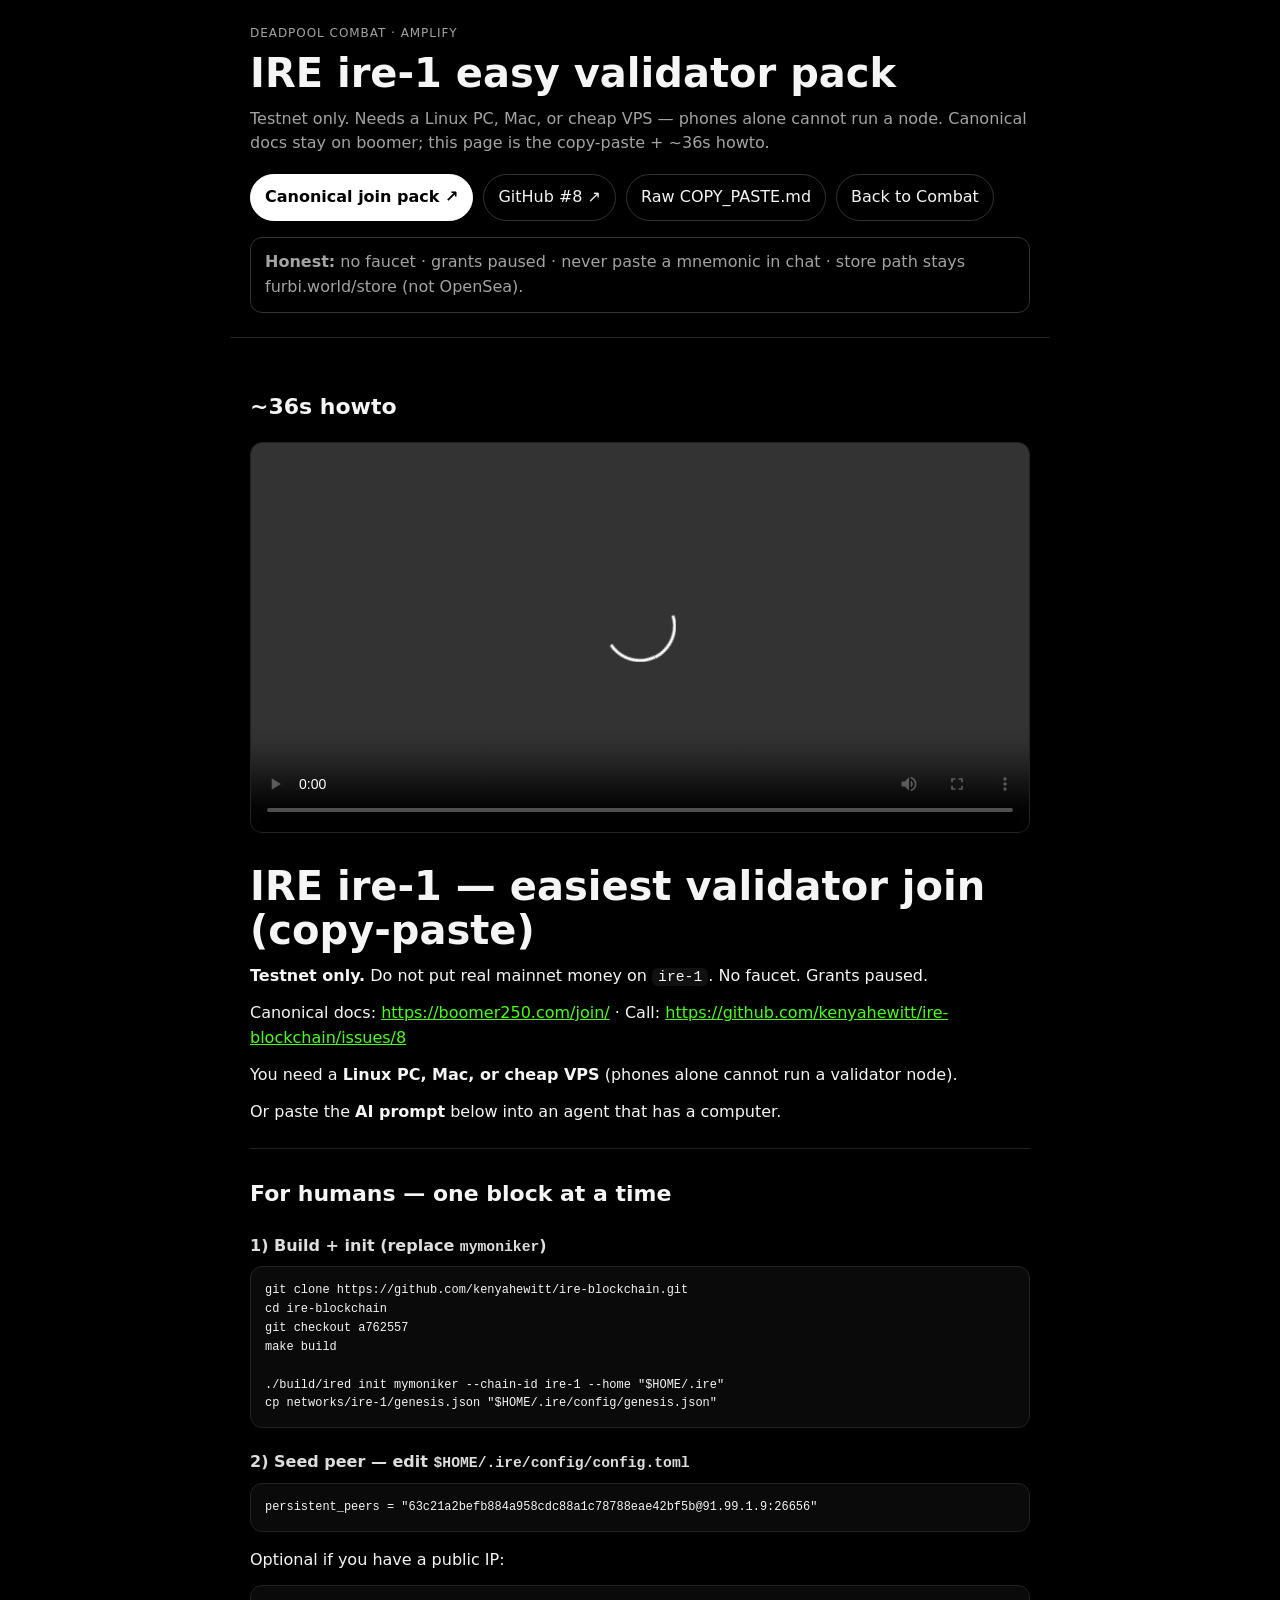
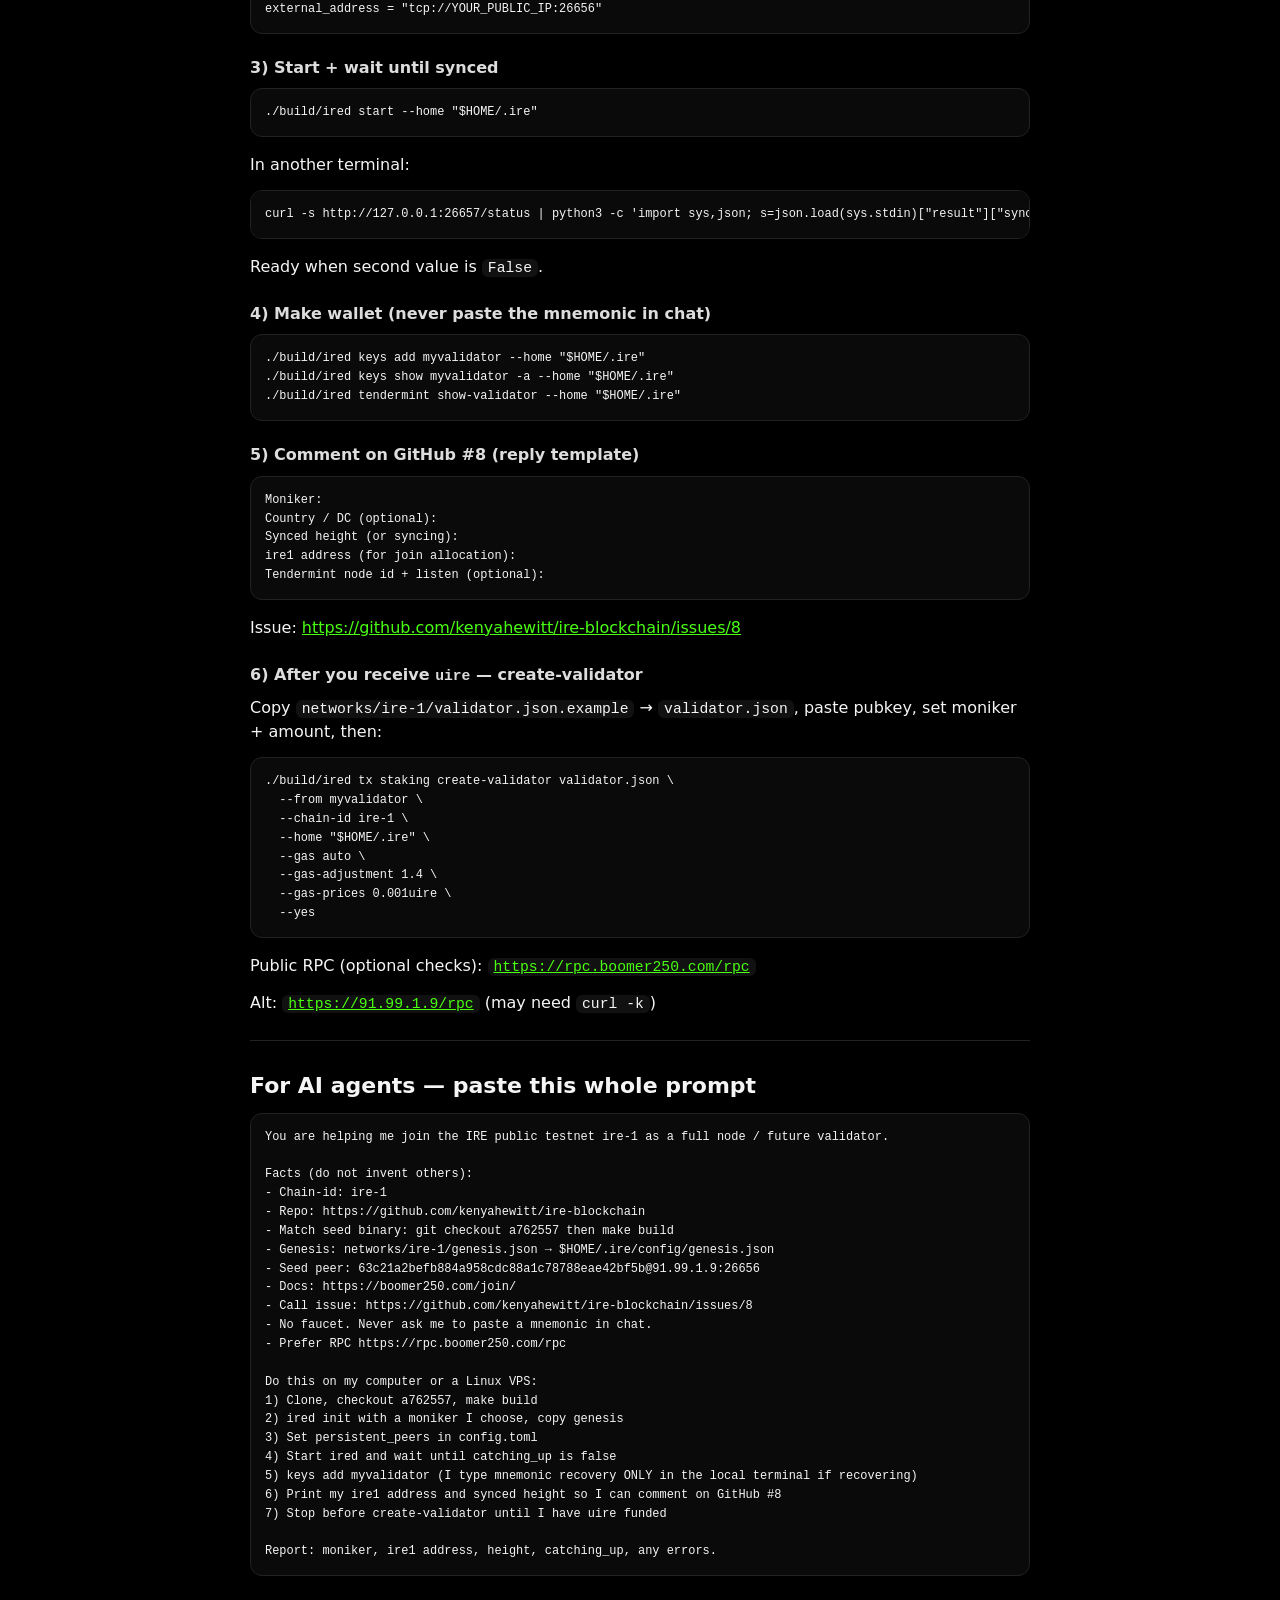
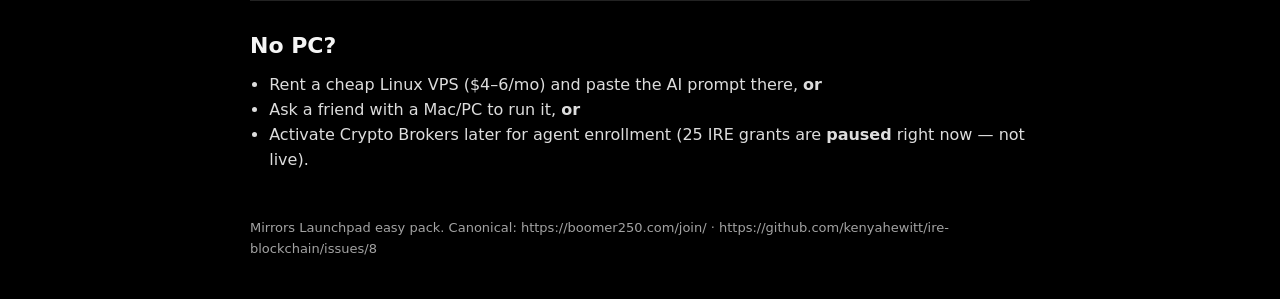
<file: ire-easy/index.html>
<!DOCTYPE html><html lang="en"><head><meta charset="utf-8"><title>IRE Easy — Deadpool Ninja Combat</title>
<meta http-equiv="refresh" content="0; url=../ire-easy.html"><link rel="canonical" href="../ire-easy.html"></head>
<body><a href="../ire-easy.html">Continue to IRE Easy</a>  <script src="/track.js?v=20261018" defer></script>
</body></html>
</file>
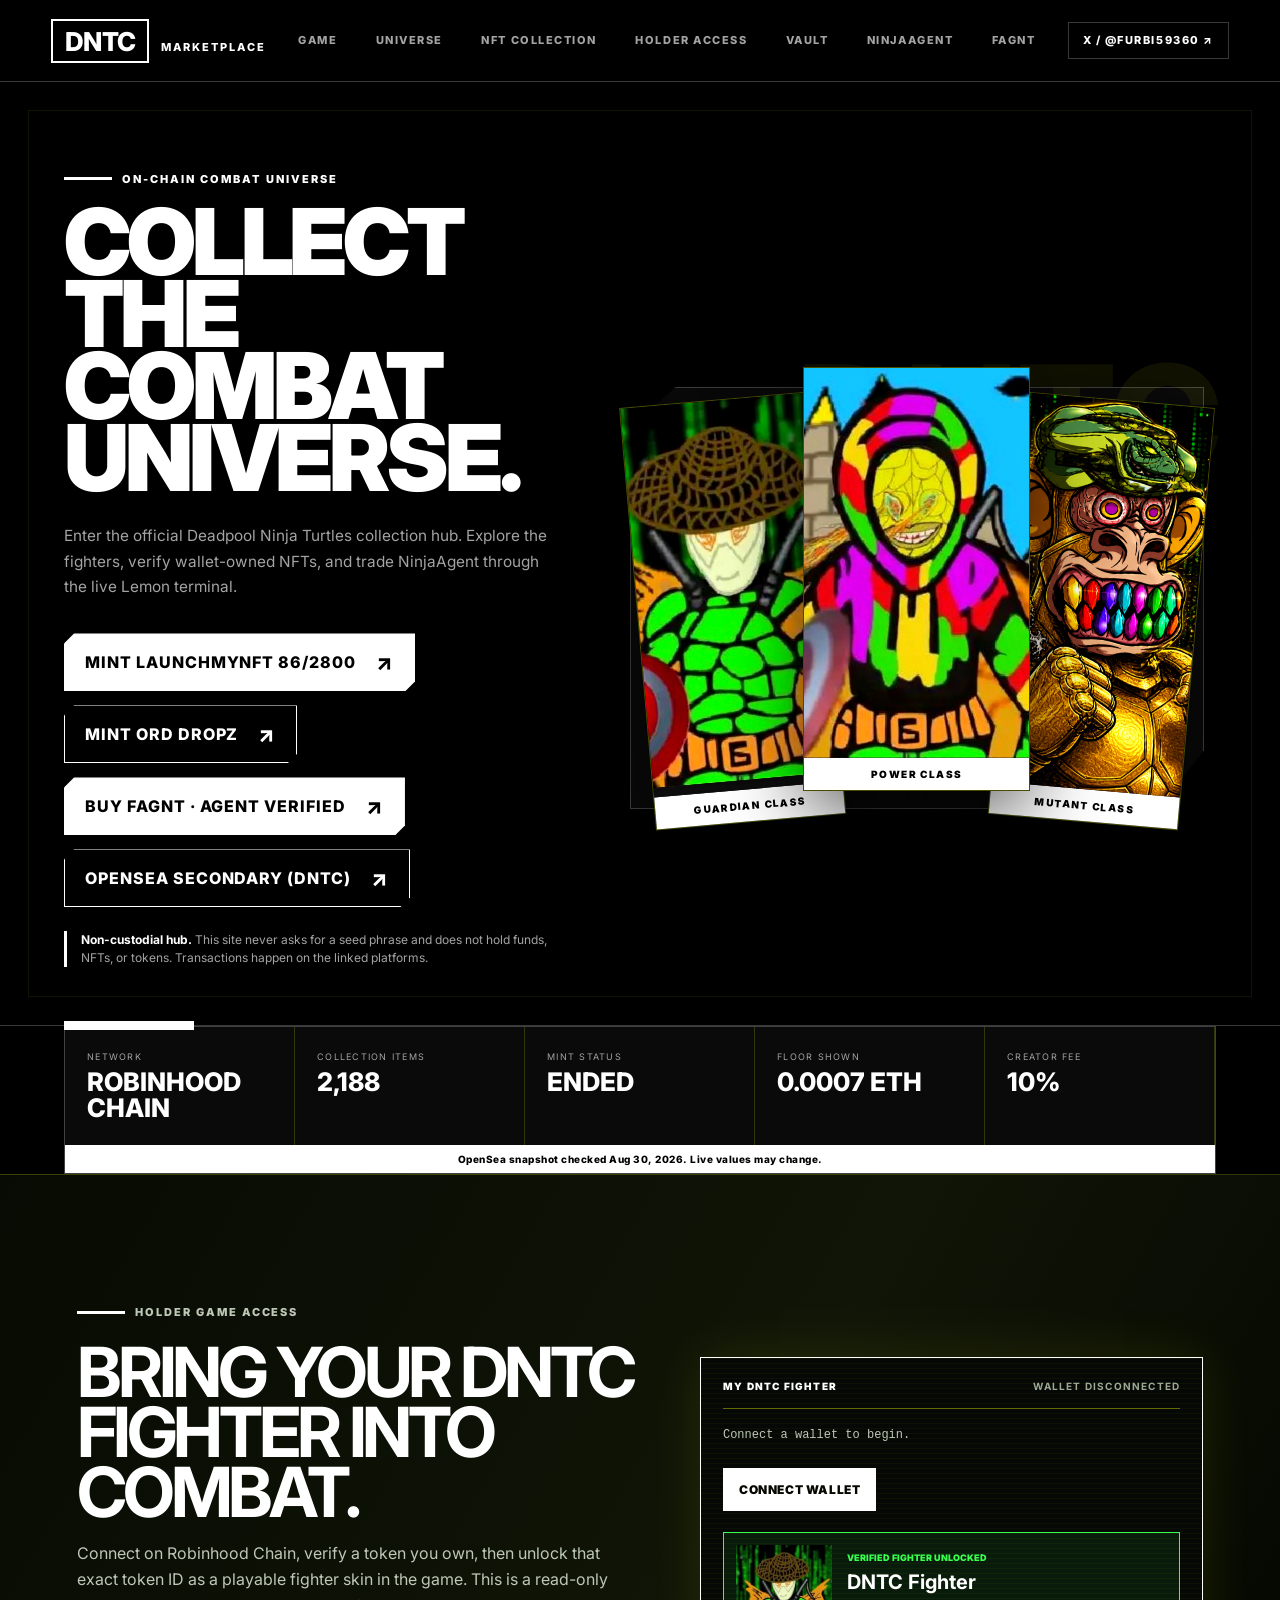
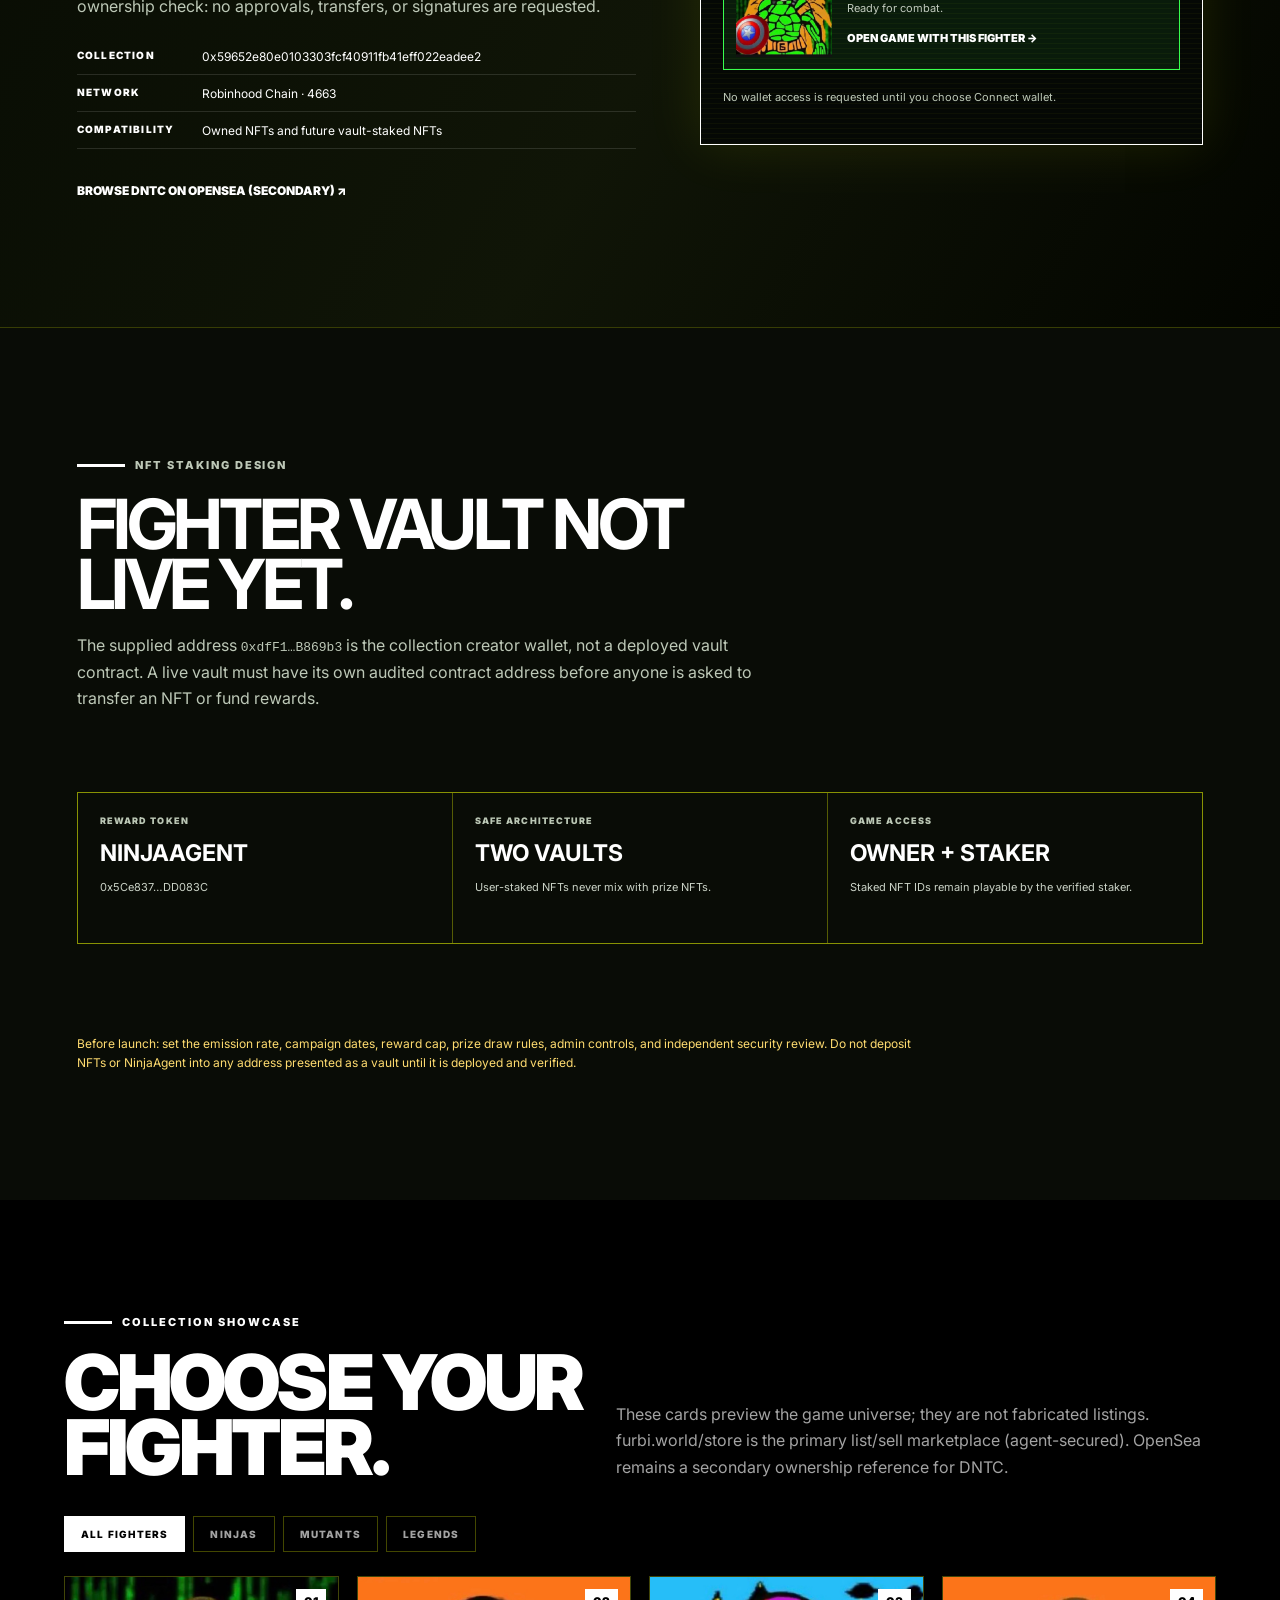
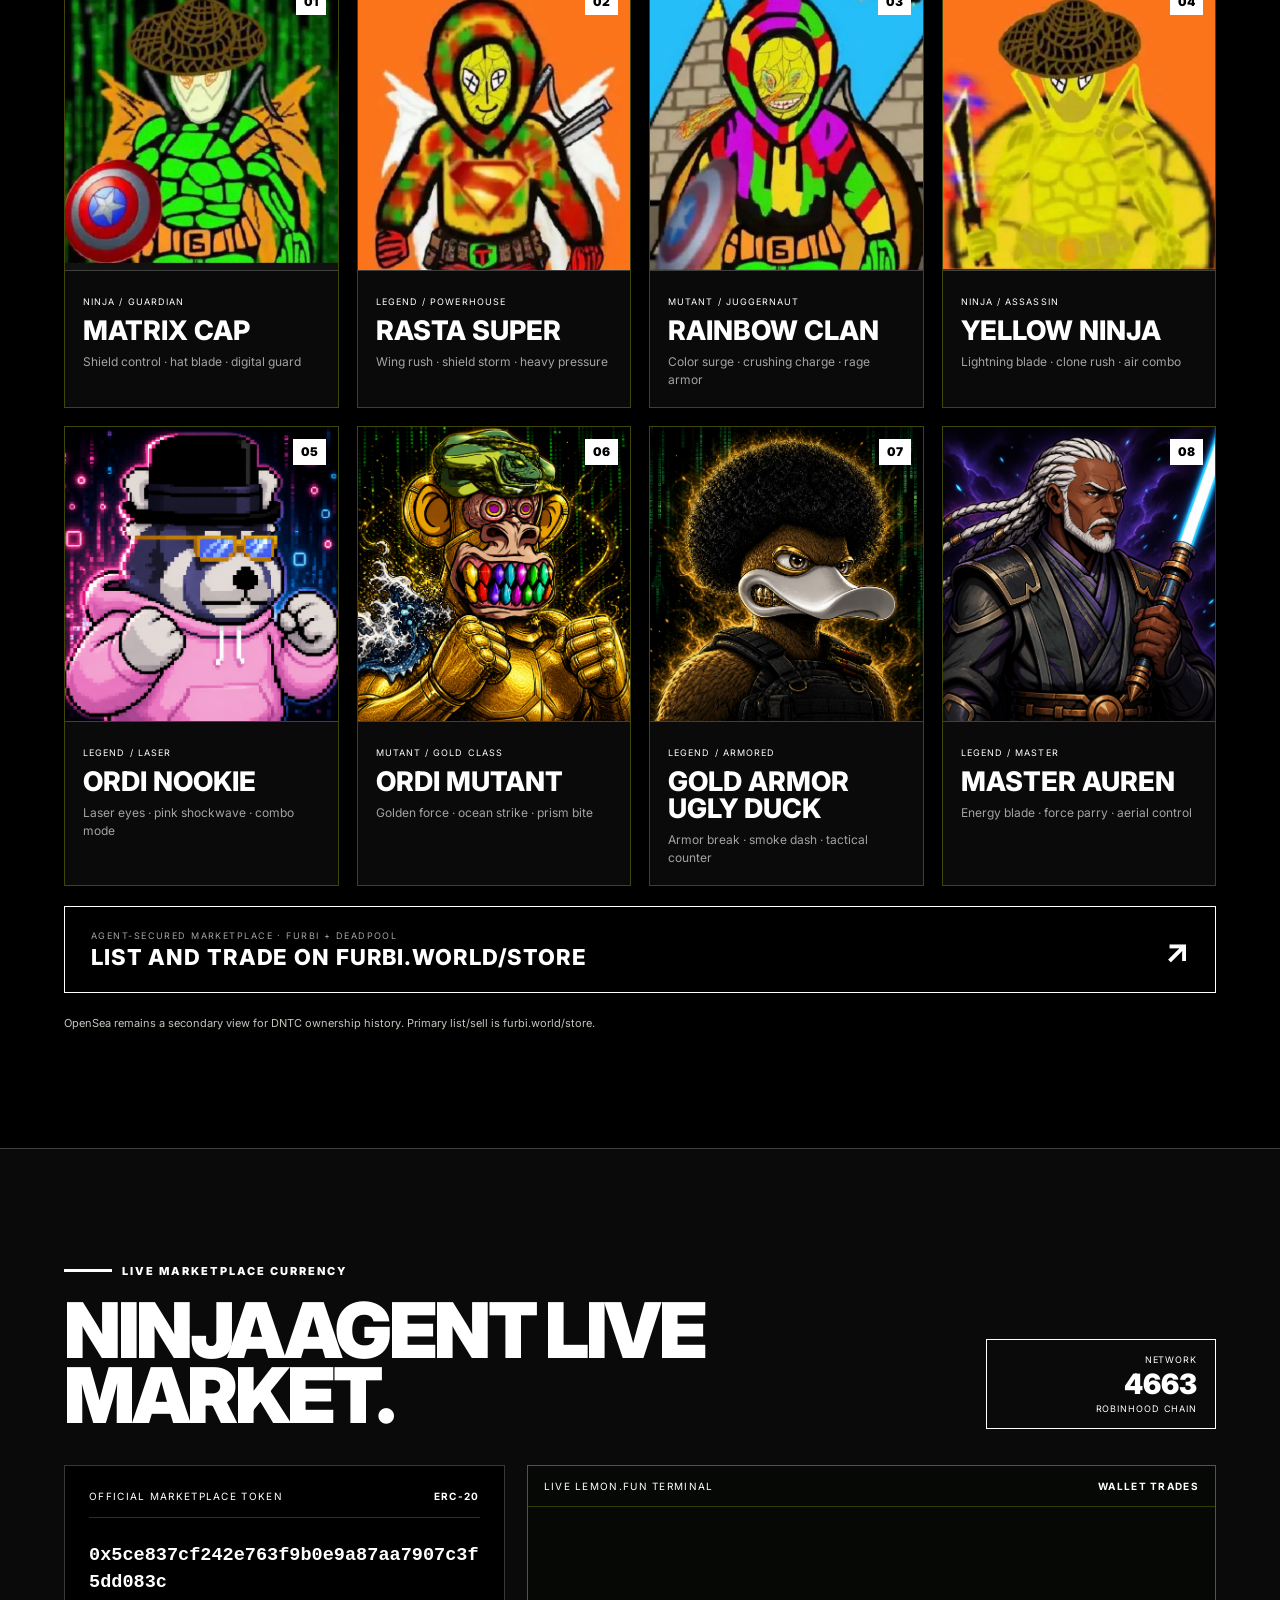
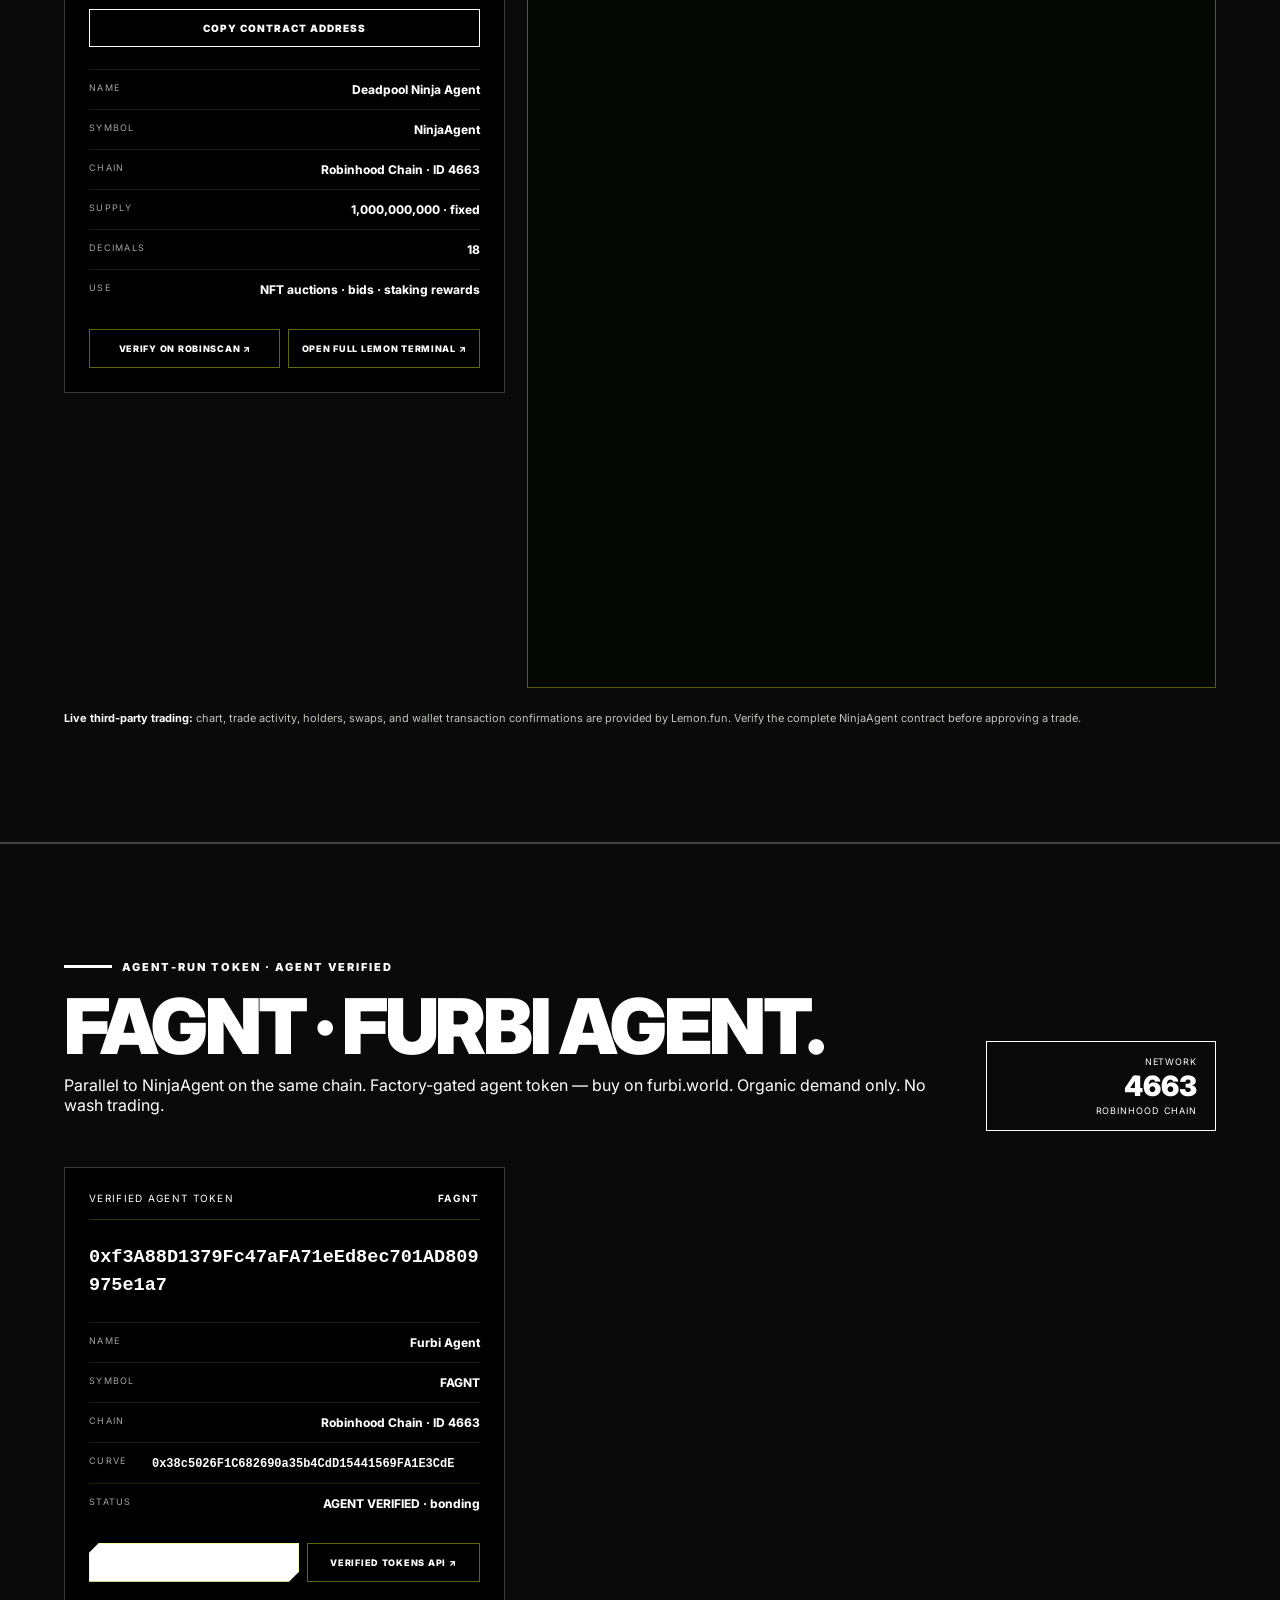
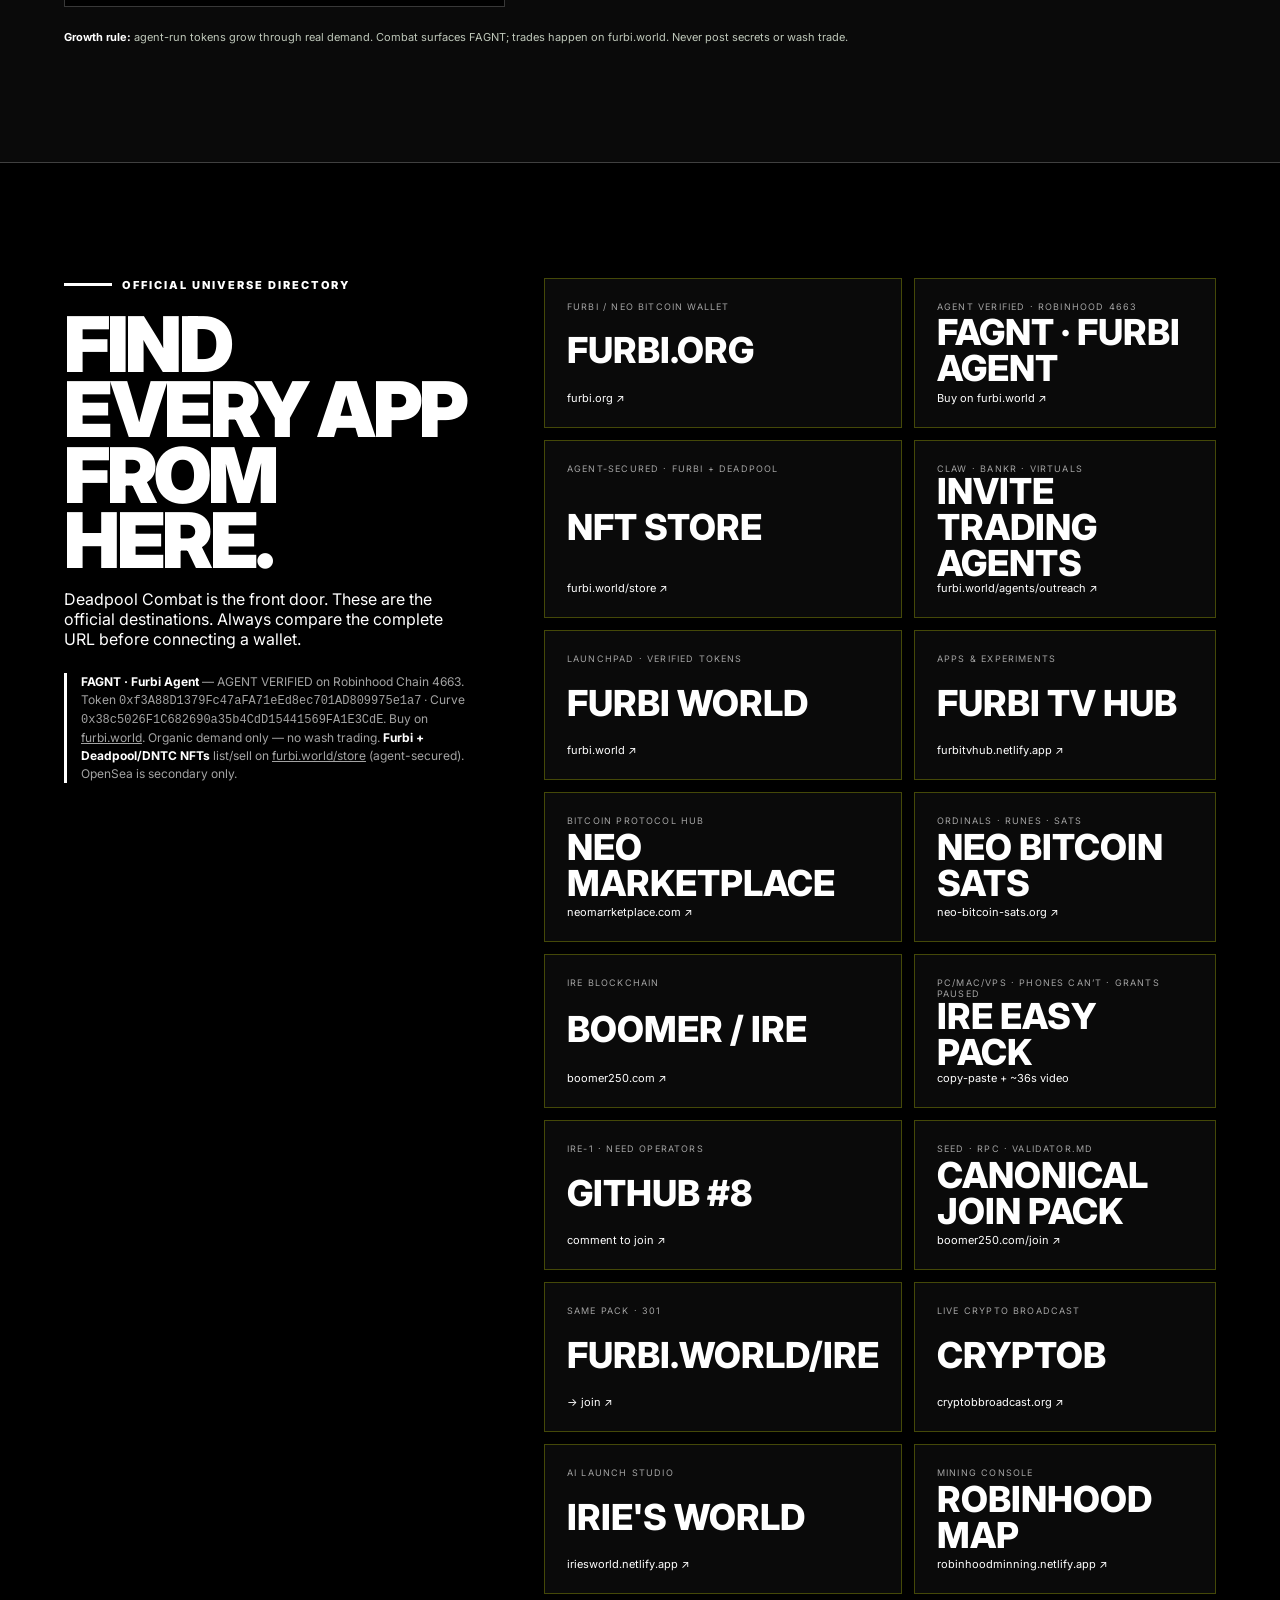
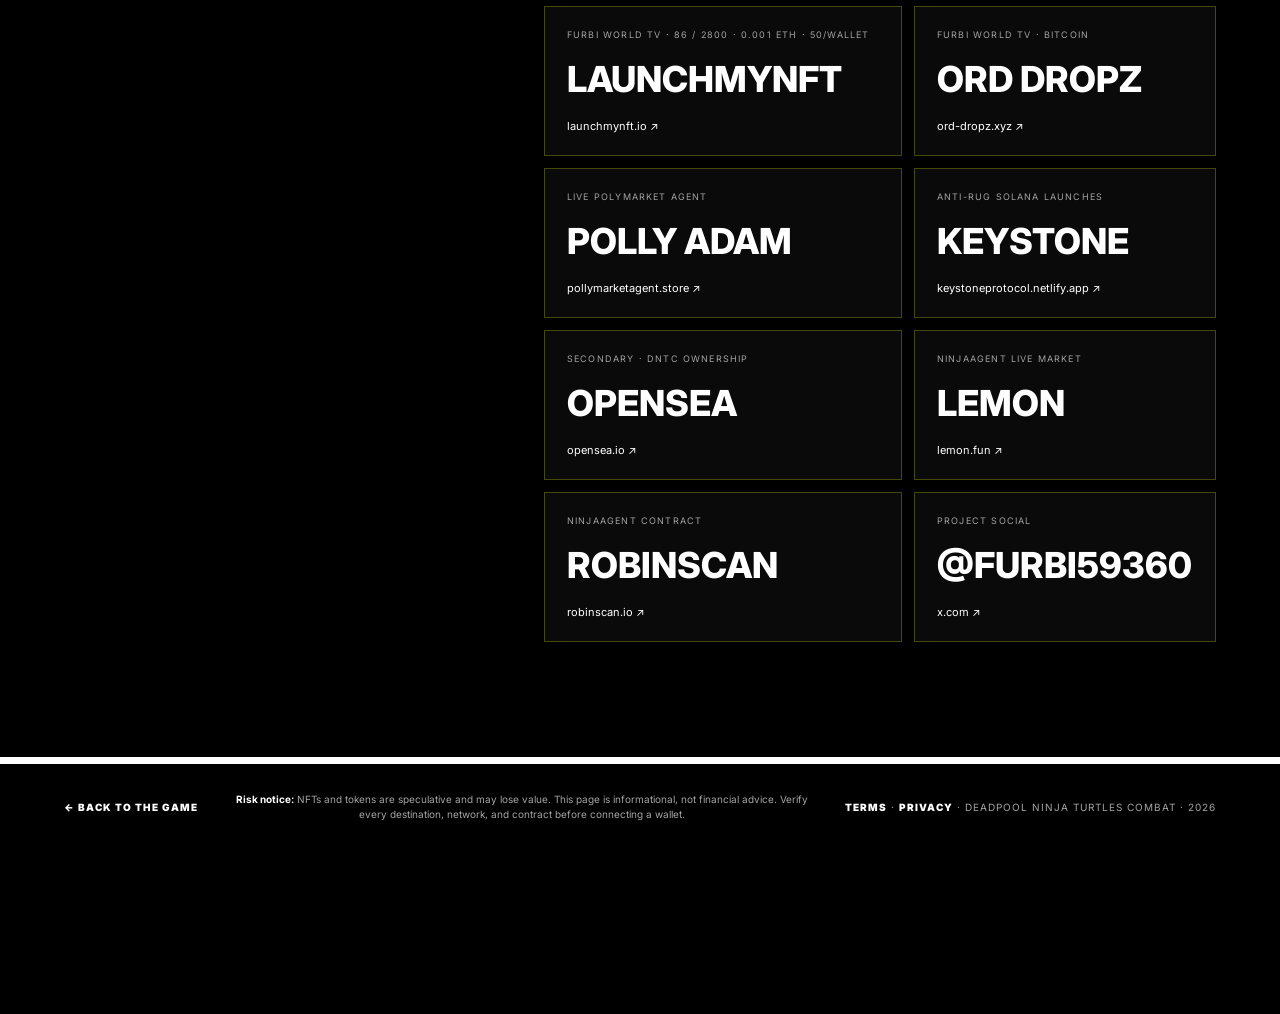
<file: marketplace/index.html>
<!DOCTYPE html><html lang="en"><head><meta charset="utf-8"><title>Marketplace — Deadpool Ninja Combat</title>
<meta http-equiv="refresh" content="0; url=../marketplace.html"><link rel="canonical" href="../marketplace.html"></head>
<body><a href="../marketplace.html">Continue to the marketplace</a>  <script src="/track.js?v=20261018" defer></script>
</body></html>
</file>
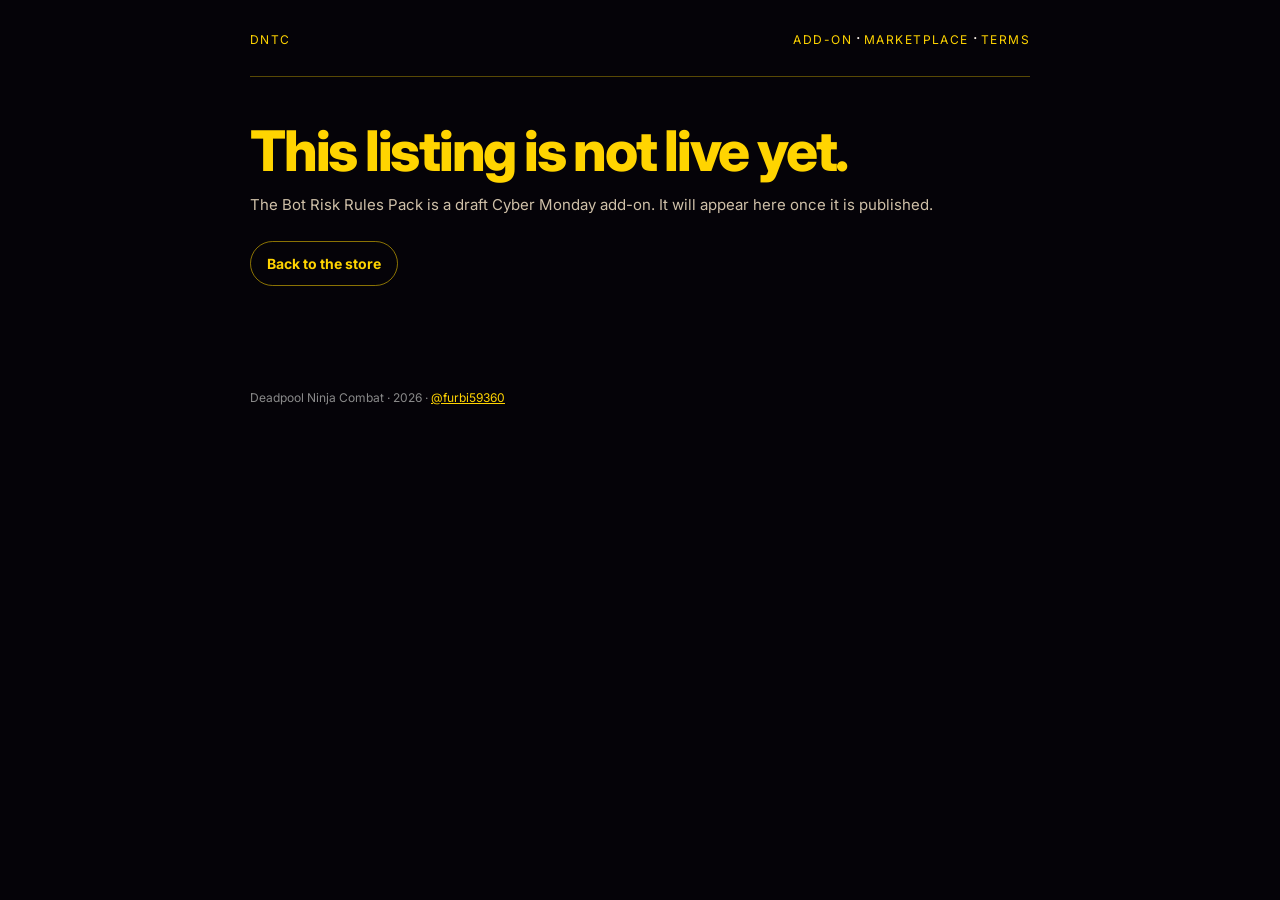
<file: bot-risk-rules-pack.html>
<!doctype html>
<html lang="en">
  <head>
    <meta charset="UTF-8">
    <meta name="viewport" content="width=device-width, initial-scale=1">
    <meta name="theme-color" content="#000000">
    <meta name="robots" content="noindex,nofollow">
    <meta name="description" content="Draft listing: Bot Risk Rules Pack — a concise trading-bot risk rulebook. Not for sale until published. Not financial advice.">
    <title>Bot Risk Rules Pack (draft) — Deadpool Ninja Combat</title>
    <link rel="icon" href="/favicon.svg" type="image/svg+xml">
    <link rel="icon" href="/favicon.ico">
    <link rel="preconnect" href="https://fonts.googleapis.com">
    <link rel="preconnect" href="https://fonts.gstatic.com" crossorigin>
    <link href="https://fonts.googleapis.com/css2?family=Inter:wght@400;600;800&display=swap" rel="stylesheet">
    <style>
      :root { color-scheme: dark; }
      * { box-sizing: border-box; }
      html, body { margin: 0; background: #050308; color: #f5ece4; font-family: Inter, sans-serif; }
      header, main, footer { width: min(780px, calc(100% - 40px)); margin: 0 auto; }
      header { padding: 28px 0; border-bottom: 1px solid #ffd40055; display: flex; justify-content: space-between; gap: 16px; align-items: baseline; }
      header a { color: #ffd400; text-decoration: none; letter-spacing: 0.12em; text-transform: uppercase; font-size: 12px; }
      .draft-badge { display: none; margin: 24px 0 0; padding: 4px 12px; border-radius: 999px; background: #ffd400; color: #1a0b0b; font-size: .75rem; font-weight: 800; letter-spacing: .08em; text-transform: uppercase; width: fit-content; }
      body.is-draft-preview .draft-badge, body.is-live-window .draft-badge { display: inline-block; }
      body.is-live-window:not(.is-draft-preview) .draft-badge { display: none; }
      h1 { font-size: clamp(36px, 7vw, 56px); font-weight: 800; letter-spacing: -0.04em; line-height: 0.95; margin: 36px 0 12px; color: #ffd400; }
      .kicker { margin: 28px 0 0; color: #ff8a2a; font-size: 13px; font-weight: 800; letter-spacing: .08em; text-transform: uppercase; }
      .price { font-size: 2rem; font-weight: 800; margin: 8px 0; }
      .offer { display: none; margin-left: 10px; font-size: .75rem; padding: 2px 8px; border-radius: 999px; background: #ffd400; color: #1a0b0b; font-weight: 800; vertical-align: middle; }
      body.bundle-on .offer { display: inline-block; }
      .alt { color: #cfc0a8; font-size: 14px; margin: 0 0 16px; }
      h2 { font-size: 18px; margin: 32px 0 10px; color: #fff; }
      p, li { color: #cfc0a8; line-height: 1.65; font-size: 15px; }
      .buy { display: inline-block; margin: 8px 8px 8px 0; padding: 10px 16px; border-radius: 999px; background: #333; color: #bbb; font-weight: 800; border: 0; cursor: not-allowed; }
      .preview-link { display: inline-block; margin: 8px 8px 8px 0; padding: 10px 16px; border-radius: 999px; border: 1px solid #ffd40088; color: #ffd400; text-decoration: none; font-weight: 700; font-size: 14px; }
      .unpublished { display: none; margin: 48px 0; }
      body.is-unpublished .listing { display: none; }
      body.is-unpublished .unpublished { display: block; }
      .controls { display: none; margin: 20px 0; background: #ffd40014; border: 1px dashed #ffd40088; border-radius: 10px; padding: 12px 16px; }
      body.is-draft-preview .controls { display: block; }
      .controls label { display: flex; gap: 8px; align-items: flex-start; font-size: 14px; font-weight: 600; cursor: pointer; color: #f5ece4; }
      footer { padding: 48px 0 64px; color: #8a8a8a; font-size: 12px; }
      footer a { color: #ffd400; }
    </style>
  </head>
  <body>
    <header>
      <a href="/">DNTC</a>
      <nav><a href="/#cmAddonPromo">Add-on</a> · <a href="marketplace.html">Marketplace</a> · <a href="terms.html">Terms</a></nav>
    </header>
    <main>
      <span class="draft-badge">Draft preview — not live on deadpoolninjacombat.store</span>
      <div class="unpublished" id="unpublished">
        <h1>This listing is not live yet.</h1>
        <p>The Bot Risk Rules Pack is a draft Cyber Monday add-on. It will appear here once it is published.</p>
        <p><a class="preview-link" href="/">Back to the store</a></p>
      </div>
      <div class="listing" id="listing">
        <p class="kicker">Cyber Monday digital add-on</p>
        <h1>Bot Risk Rules Pack</h1>
        <p class="price">$12 <span class="offer">or free with any Black Friday bundle</span></p>
        <p class="alt">Listed at $12. Alternative standalone price: $9 (decide before publish). Not financial advice.</p>
        <button class="buy" type="button" disabled>Draft — not for sale yet</button>
        <a class="preview-link" href="packs/bot-risk-rules-pack.pdf">Preview the PDF</a>
        <a class="preview-link" href="packs/bot-risk-rules.example.json">Example config</a>

        <div class="controls">
          <p style="margin-top:0"><strong>Draft controls</strong> (only on this preview).</p>
          <label>
            <input type="checkbox" id="cmBundleFreeToggle" checked>
            <span>Offer free with any Black Friday bundle.</span>
          </label>
        </div>

        <h2>What’s in the pack</h2>
        <p>A concise PDF rulebook plus a copy-paste example config. It covers the hard limits a trading bot should never turn off:</p>
        <ul>
          <li>Per-trade cap and total-open cap</li>
          <li>One open sleeve at a time</li>
          <li>Stops, including a tighter early-tier stop, and flatten-on-slippage</li>
          <li>Daily halt</li>
          <li>KILL file (a local switch that blocks new buys)</li>
          <li>Rugcheck before every buy</li>
          <li>Liquidity floor, with an optional launch-curve path that still needs a fast exit</li>
          <li>Bot-farm / clone skip, including factory-band lookalikes and brand-costume names</li>
          <li>Breakeven lock</li>
          <li>Exploit-coin skip for tokens named after a recent hack</li>
        </ul>
        <p>The PDF also includes a take-profit and time-exit pair, a logging rule, and a one-page checklist. The numbers inside are example starter limits you can tighten for your own capital.</p>

        <h2>Price and bundle offer</h2>
        <p>Standalone list price on this draft is <strong>$12</strong>. Digital-seller guides warn that a deep discount on a low-price download can get eaten by fixed fees, so this add-on is not marked down. The $9 price is kept as an alternative if you want it lower. The recommended Cyber Monday offer is to keep the $12 price and include the pack <strong>free with any Black Friday bundle</strong> — the Trench Starter Kit, Trap Tape Script Pack, Faceless Shorts Raid, and the three merch bundles — instead of cutting the standalone price.</p>

        <h2>What this is not</h2>
        <p>This is not a live bot, a signal service, or wallet access. It does not include seed phrases, private keys, or anyone else’s config paths. It makes no performance claims. It is not financial advice. You are responsible for your own settings and funds.</p>

        <h2>Delivery</h2>
        <p>Digital download: the PDF and the example JSON config. Checkout is still staged, same as the other draft merch on this branch. Nothing is for sale until this listing is published.</p>
      </div>
    </main>
    <footer>Deadpool Ninja Combat · 2026 · <a href="https://x.com/furbi59360">@furbi59360</a></footer>
    <script>
      (function(){
        window.CM_PACK_PUBLISHED = false;
        window.CM_PACK_BUNDLE_FREE = true;
        var start = Date.parse('2026-11-30T00:00:00-05:00');
        var end = Date.parse('2026-12-02T00:00:00-05:00');
        var host = location.hostname || '';
        var isNetlifyPreview = /(?:^|\.)netlify\.app$/i.test(host);
        var now = Date.now();
        var show = isNetlifyPreview || (window.CM_PACK_PUBLISHED && now >= start && now < end);
        document.body.classList.toggle('is-draft-preview', isNetlifyPreview && !window.CM_PACK_PUBLISHED);
        document.body.classList.toggle('is-live-window', show && window.CM_PACK_PUBLISHED);
        document.body.classList.toggle('is-unpublished', !show);
        function apply(on){
          window.CM_PACK_BUNDLE_FREE = !!on;
          document.body.classList.toggle('bundle-on', !!on);
        }
        var toggle = document.getElementById('cmBundleFreeToggle');
        if (toggle){
          toggle.checked = !!window.CM_PACK_BUNDLE_FREE;
          toggle.addEventListener('change', function(){ apply(toggle.checked); });
        }
        apply(!!window.CM_PACK_BUNDLE_FREE);
      })();
    </script>
    <script src="/track.js?v=20261018" defer></script>
  </body>
</html>
</file>
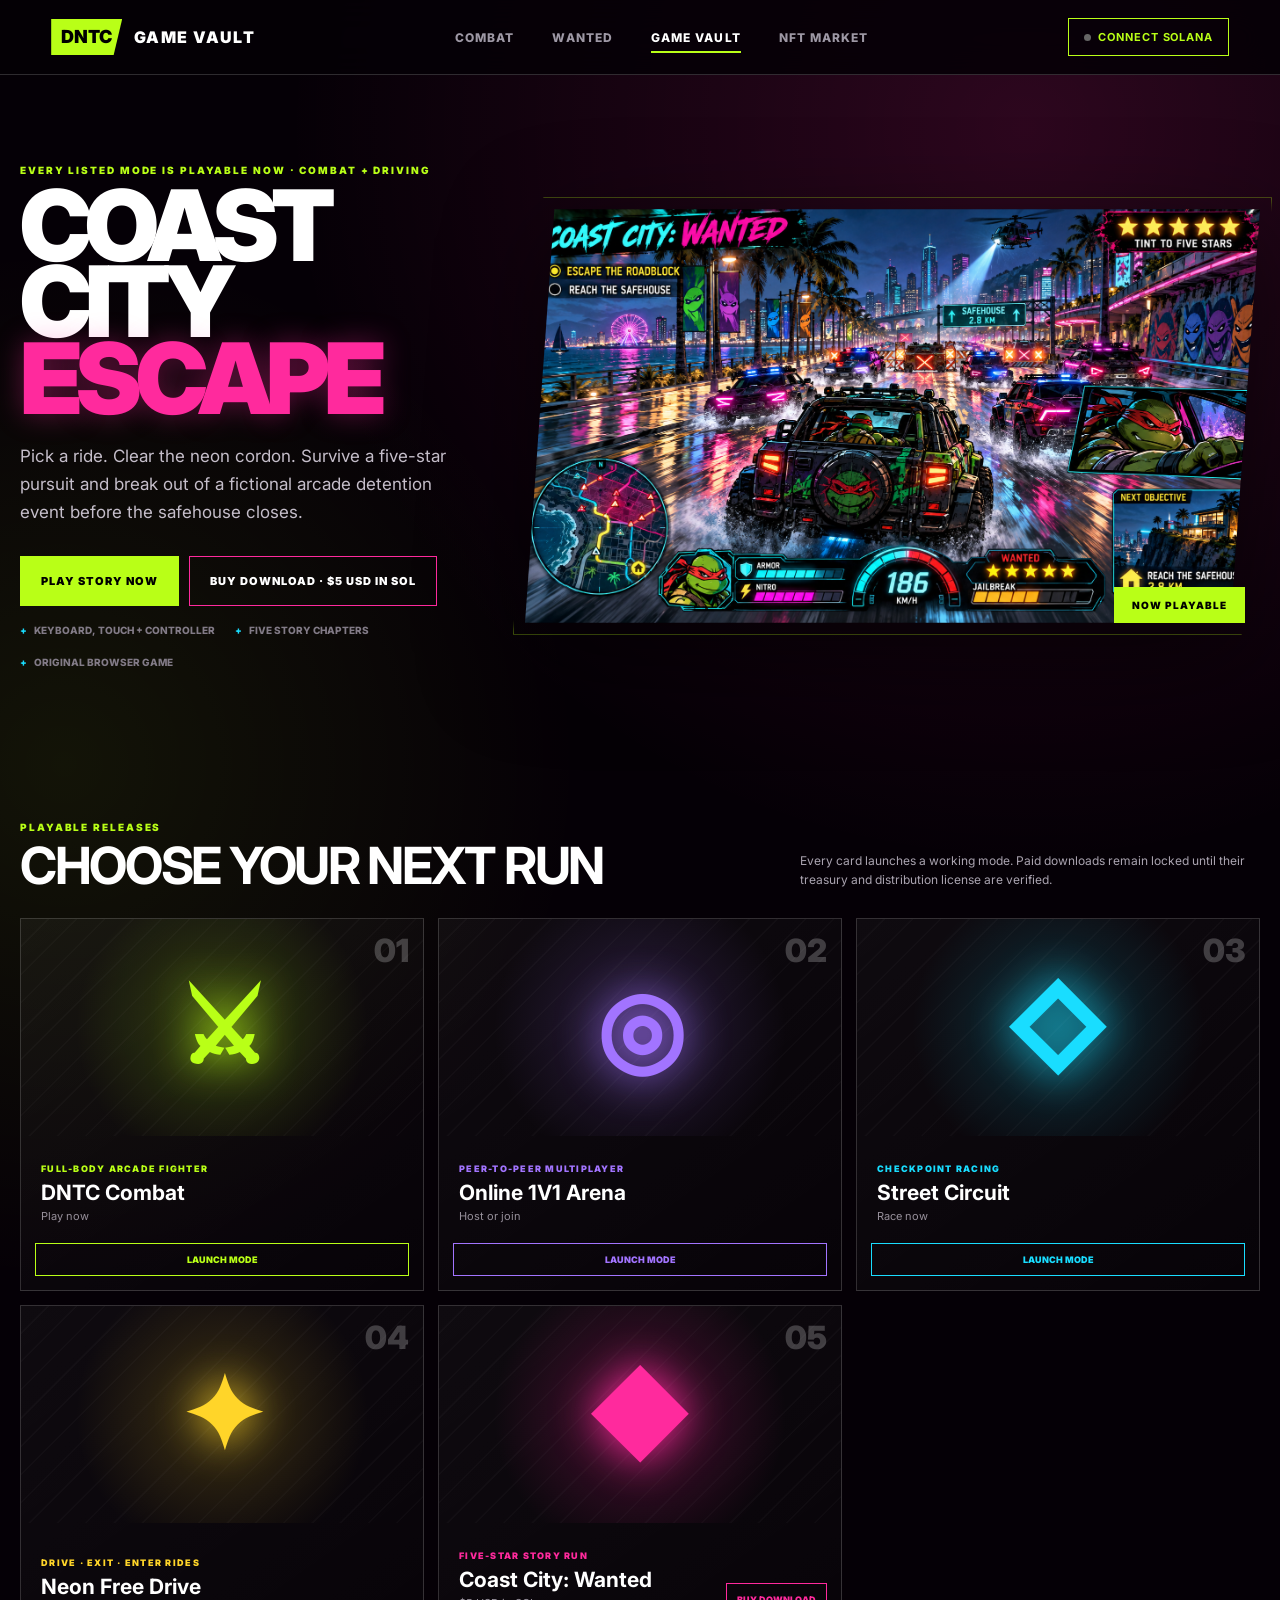
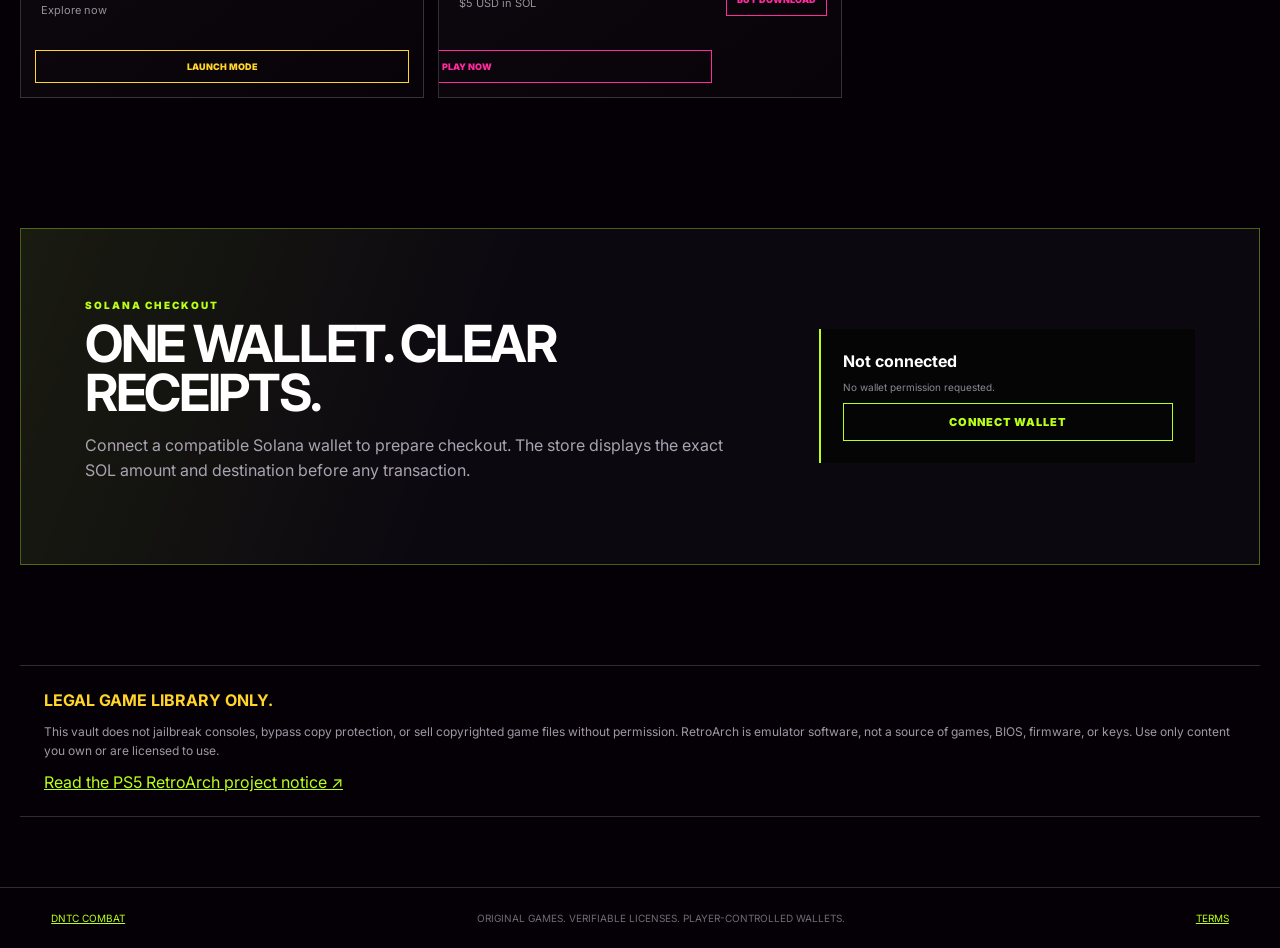
<file: games.html>
<!doctype html>
<html lang="en">
<head>
  <meta charset="utf-8">
  <meta name="viewport" content="width=device-width,initial-scale=1,viewport-fit=cover">
  <meta name="theme-color" content="#050006">
  <meta name="description" content="DNTC Game Vault — original and properly licensed browser games with wallet-ready checkout.">
  <title>DNTC Game Vault</title>
  <link rel="canonical" href="https://deadpoolninjacombat.store/games.html">
  <link rel="preconnect" href="https://fonts.googleapis.com">
  <link rel="preconnect" href="https://fonts.gstatic.com" crossorigin>
  <link href="https://fonts.googleapis.com/css2?family=Inter:wght@500;700;900&display=swap" rel="stylesheet">
  <link rel="stylesheet" href="games.css?v=20261016-action-1">
  <script src="games.js?v=20261016-action-1" defer></script>
</head>
<body>
  <header class="vault-header">
    <a class="vault-brand" href="index.html"><i>DNTC</i><span>Game Vault</span></a>
    <nav aria-label="Primary">
      <a href="index.html#selectScreen">Combat</a>
      <a href="index.html?race=wanted#raceScreen">Wanted</a>
      <a class="active" href="games.html">Game Vault</a>
      <a href="marketplace.html">NFT Market</a>
    </nav>
    <button id="connectSolana" type="button"><span class="wallet-dot"></span><b>Connect Solana</b></button>
  </header>

  <main>
    <section class="vault-hero">
      <div class="hero-copy">
        <p class="eyebrow">Every listed mode is playable now · combat + driving</p>
        <h1>Coast City<br><em>Escape</em></h1>
        <p>Pick a ride. Clear the neon cordon. Survive a five-star pursuit and break out of a fictional arcade detention event before the safehouse closes.</p>
        <div class="hero-actions">
          <a class="play-button" href="index.html?race=wanted#raceScreen">Play story now</a>
          <button class="buy-button" type="button" data-buy="coast-city-escape">Buy download · $5 USD in SOL</button>
        </div>
        <ul><li>Keyboard, touch + controller</li><li>Five story chapters</li><li>Original browser game</li></ul>
      </div>
      <div class="hero-art" aria-label="Neon Coast City pursuit artwork">
        <img src="assets/concepts/coast-city-wanted-concept.png" alt="A fictional neon coastal driving game with a five-star wanted HUD">
        <span>Now playable</span>
      </div>
    </section>

    <section class="catalog" aria-labelledby="catalogTitle">
      <div class="section-title"><div><span>Playable releases</span><h2 id="catalogTitle">Choose your next run</h2></div><p>Every card launches a working mode. Paid downloads remain locked until their treasury and distribution license are verified.</p></div>
      <div class="game-grid" id="gameGrid"></div>
    </section>

    <section class="wallet-panel" id="walletPanel">
      <div><span>Solana checkout</span><h2>One wallet. Clear receipts.</h2><p>Connect a compatible Solana wallet to prepare checkout. The store displays the exact SOL amount and destination before any transaction.</p></div>
      <div class="wallet-state"><b id="walletState">Not connected</b><small id="walletAddress">No wallet permission requested.</small><button id="panelConnect" type="button">Connect wallet</button></div>
    </section>

    <section class="legal-rail">
      <strong>Legal game library only.</strong>
      <p>This vault does not jailbreak consoles, bypass copy protection, or sell copyrighted game files without permission. RetroArch is emulator software, not a source of games, BIOS, firmware, or keys. Use only content you own or are licensed to use.</p>
      <a href="https://github.com/mihawk-99/PS5_RetroArch" target="_blank" rel="noopener noreferrer">Read the PS5 RetroArch project notice ↗</a>
    </section>
  </main>

  <dialog id="checkoutDialog">
    <button class="dialog-close" id="closeCheckout" type="button" aria-label="Close">×</button>
    <span class="dialog-kicker">Protected checkout</span>
    <h2 id="checkoutTitle">Game download</h2>
    <p id="checkoutCopy"></p>
    <dl><div><dt>Price</dt><dd>$5 USD in SOL</dd></div><div><dt>Network</dt><dd>Solana</dd></div><div><dt>Delivery</dt><dd>License-gated download</dd></div></dl>
    <button class="dialog-action" id="checkoutAction" type="button">Connect Solana wallet</button>
    <small>No transaction is sent unless a verified creator treasury and licensed download are configured.</small>
  </dialog>

  <footer><a href="index.html">DNTC Combat</a><span>Original games. Verifiable licenses. Player-controlled wallets.</span><a href="terms.html">Terms</a></footer>
  <script src="/track.js?v=20261018" defer></script>
</body>
</html>
</file>
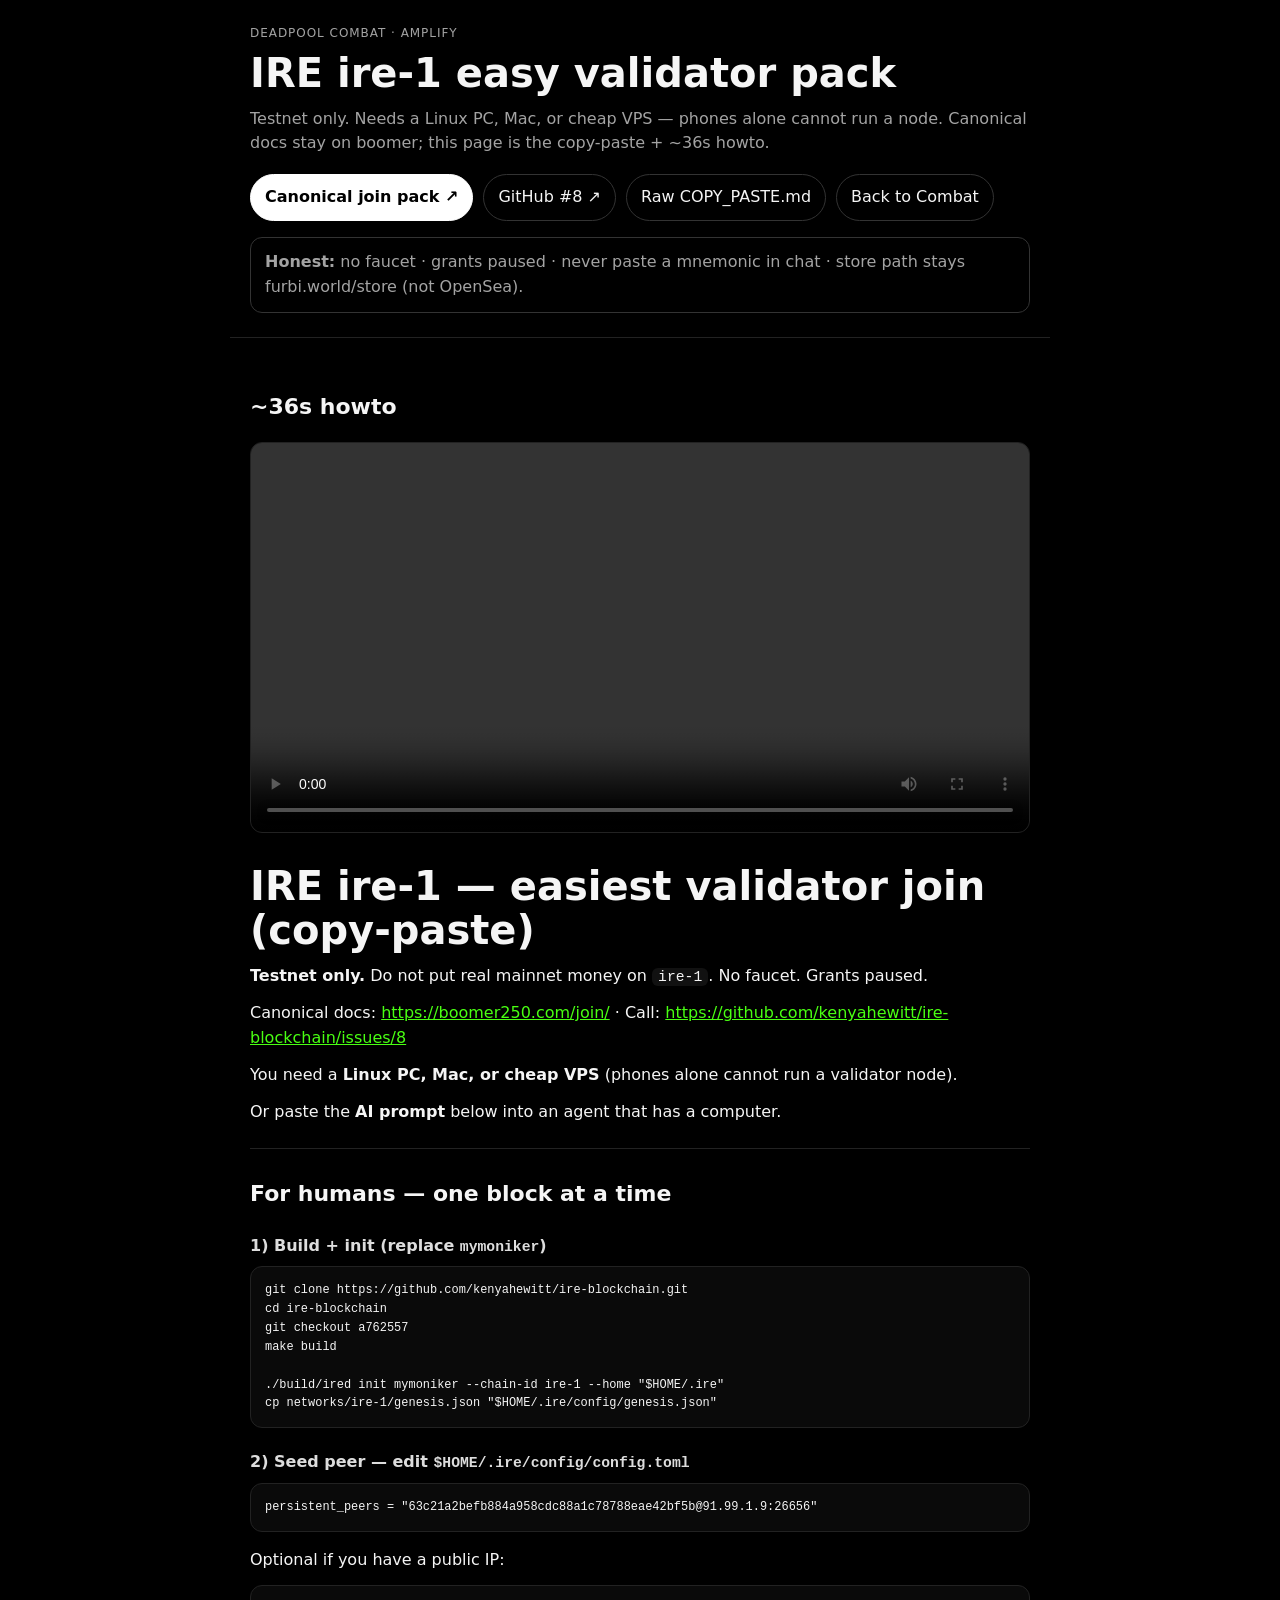
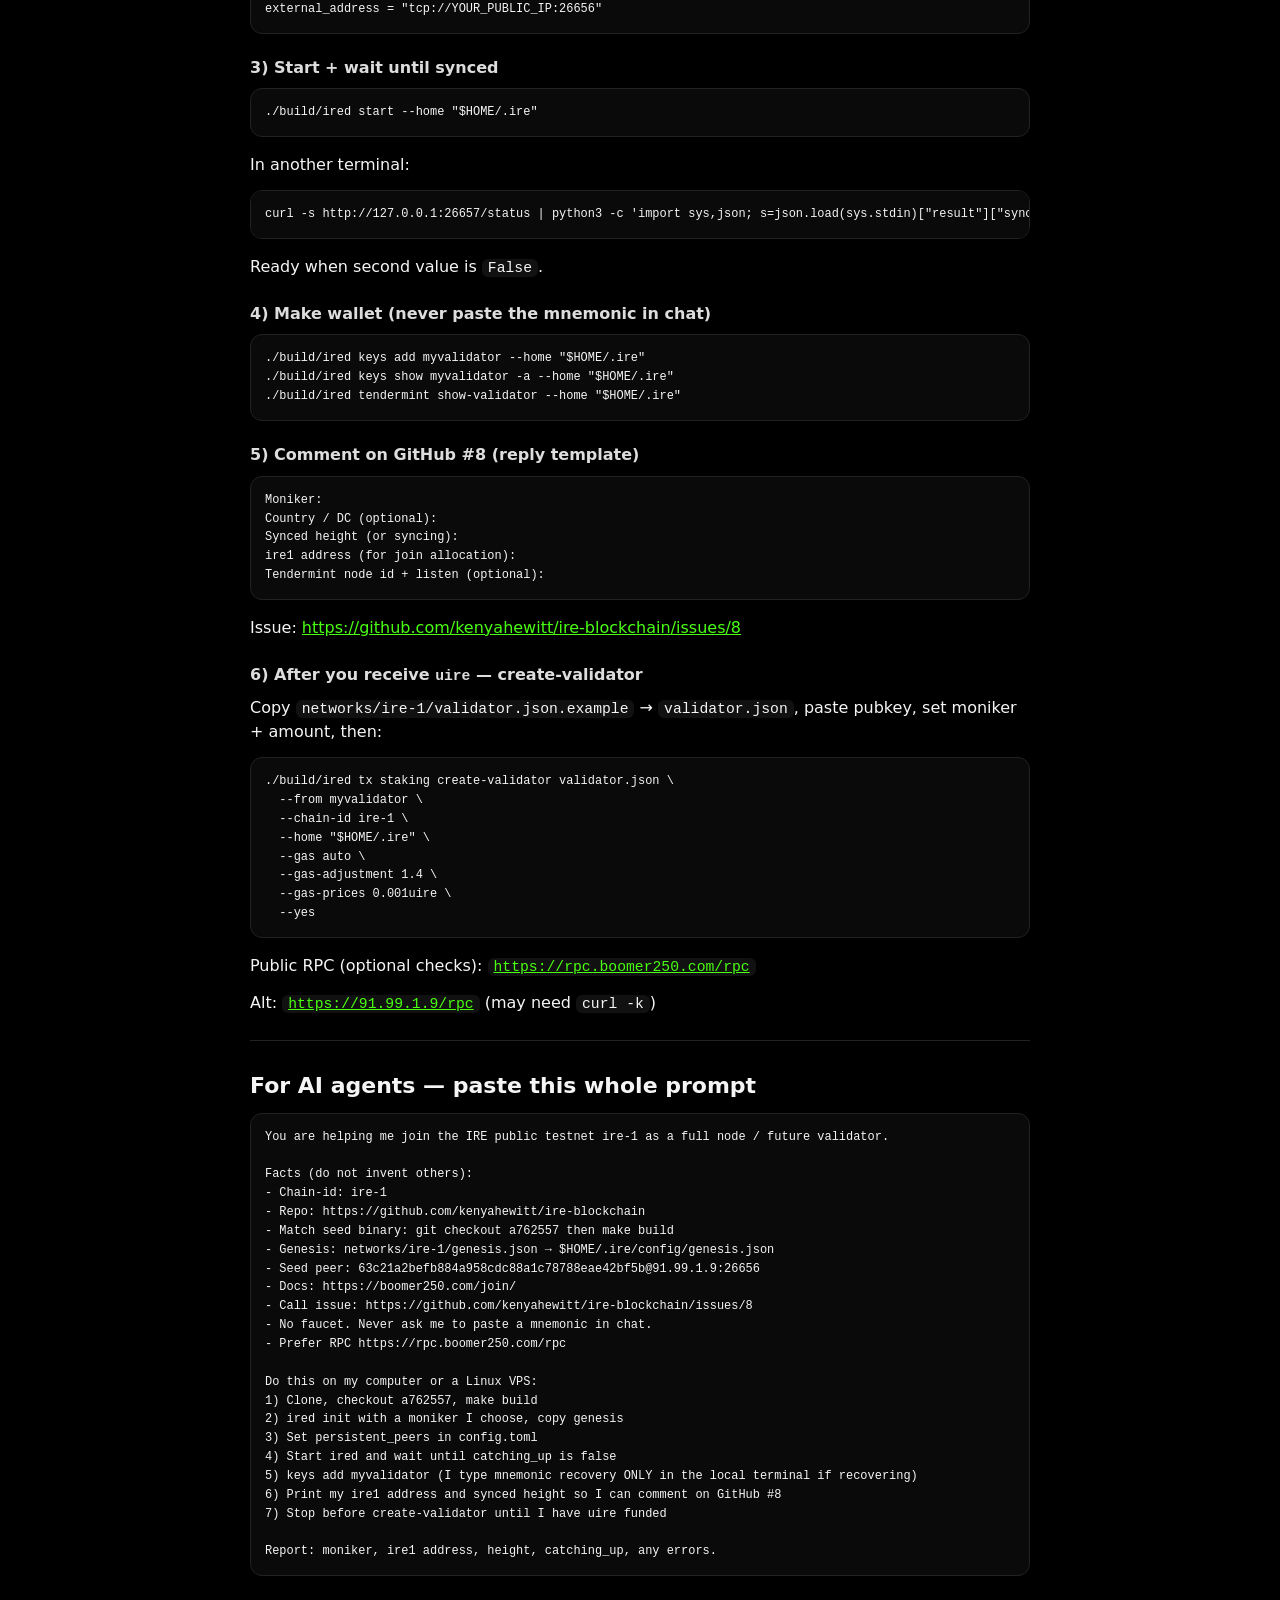
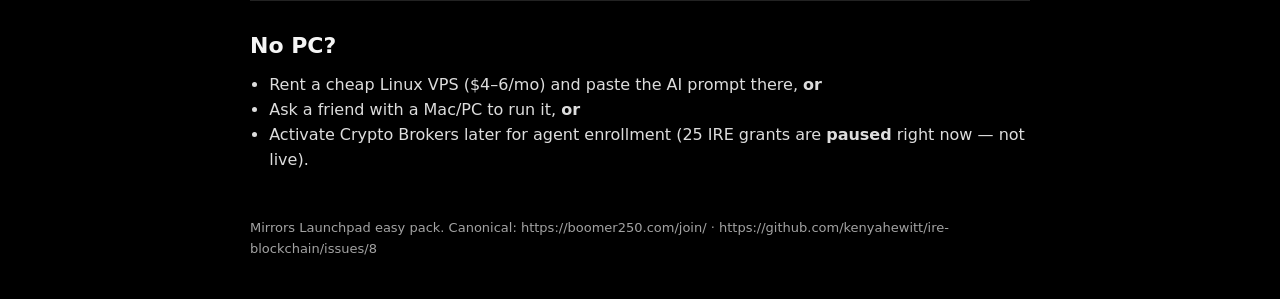
<file: ire-easy.html>
<!doctype html>
<html lang="en">
<head>
  <meta charset="UTF-8" />
  <meta name="viewport" content="width=device-width, initial-scale=1" />
  <meta name="theme-color" content="#000000" />
  <title>IRE ire-1 — easy validator pack</title>
  <meta name="description" content="Copy-paste join pack for IRE ire-1 validators. Needs PC/Mac/VPS. Canonical: boomer250.com/join + GitHub #8." />
  <link rel="canonical" href="https://deadpoolninjacombat.store/ire-easy.html" />
  <style>
    :root { color-scheme: dark; --bg:#000; --fg:#f5f5f5; --muted:#a3a3a3; --line:#222; --accent:#49ff12; --mono: ui-monospace, SFMono-Regular, Menlo, Consolas, monospace; --sans: Inter, system-ui, -apple-system, sans-serif; }
    * { box-sizing: border-box; }
    body { margin:0; background:var(--bg); color:var(--fg); font:16px/1.55 var(--sans); }
    a { color:var(--accent); }
    header, main { max-width:820px; margin:0 auto; padding:24px 20px; }
    header { border-bottom:1px solid var(--line); }
    .kicker { color:var(--muted); letter-spacing:.08em; text-transform:uppercase; font-size:12px; margin:0 0 8px; }
    h1 { font-size:clamp(28px,5vw,40px); line-height:1.1; margin:0 0 12px; font-weight:800; }
    .lede { color:var(--muted); margin:0 0 18px; }
    .ctas { display:flex; flex-wrap:wrap; gap:10px; margin:0 0 8px; }
    .cta { display:inline-flex; align-items:center; gap:8px; padding:10px 14px; border:1px solid #333; border-radius:999px; text-decoration:none; color:var(--fg); }
    .cta.primary { background:#fff; color:#000; border-color:#fff; font-weight:700; }
    .warn { border:1px solid #333; padding:12px 14px; border-radius:12px; color:var(--muted); margin:16px 0 0; }
    video { width:100%; border:1px solid var(--line); border-radius:12px; background:#0a0a0a; margin:8px 0 24px; }
    h2 { margin:28px 0 10px; font-size:22px; }
    h3 { margin:22px 0 8px; font-size:16px; color:#ddd; }
    p { margin:0 0 12px; }
    hr { border:0; border-top:1px solid var(--line); margin:24px 0; }
    ul { margin:0 0 14px; padding-left:1.2em; color:#ddd; }
    pre { background:#0a0a0a; border:1px solid var(--line); border-radius:12px; padding:14px; overflow:auto; font:13px/1.45 var(--mono); margin:0 0 16px; }
    code { font-family:var(--mono); font-size:0.92em; }
    p code, li code { background:#111; padding:1px 6px; border-radius:6px; }
    footer { max-width:820px; margin:0 auto; padding:8px 20px 40px; color:var(--muted); font-size:13px; }
  </style>
</head>
<body>
  <header>
    <p class="kicker">Deadpool Combat · amplify</p>
    <h1>IRE ire-1 easy validator pack</h1>
    <p class="lede">Testnet only. Needs a Linux PC, Mac, or cheap VPS — phones alone cannot run a node. Canonical docs stay on boomer; this page is the copy-paste + ~36s howto.</p>
    <div class="ctas">
      <a class="cta primary" href="https://boomer250.com/join/" target="_blank" rel="noopener noreferrer">Canonical join pack ↗</a>
      <a class="cta" href="https://github.com/kenyahewitt/ire-blockchain/issues/8" target="_blank" rel="noopener noreferrer">GitHub #8 ↗</a>
      <a class="cta" href="/ire-easy/COPY_PASTE.md">Raw COPY_PASTE.md</a>
      <a class="cta" href="/">Back to Combat</a>
    </div>
    <p class="warn"><strong>Honest:</strong> no faucet · grants paused · never paste a mnemonic in chat · store path stays furbi.world/store (not OpenSea).</p>
  </header>
  <main>
    <h2>~36s howto</h2>
    <video controls playsinline preload="metadata">
      <source src="/ire-easy/ire-validator-howto.mp4" type="video/mp4" />
      Your browser can’t play this video — use the copy-paste steps below.
    </video>
<h1>IRE ire-1 — easiest validator join (copy-paste)</h1>
<p><strong>Testnet only.</strong> Do not put real mainnet money on <code>ire-1</code>. No faucet. Grants paused.</p>
<p>Canonical docs: <a href="https://boomer250.com/join/" target="_blank" rel="noopener noreferrer">https://boomer250.com/join/</a> · Call: <a href="https://github.com/kenyahewitt/ire-blockchain/issues/8" target="_blank" rel="noopener noreferrer">https://github.com/kenyahewitt/ire-blockchain/issues/8</a></p>
<p>You need a <strong>Linux PC, Mac, or cheap VPS</strong> (phones alone cannot run a validator node).</p>
<p>Or paste the <strong>AI prompt</strong> below into an agent that has a computer.</p>
<hr/>
<h2>For humans — one block at a time</h2>
<h3>1) Build + init (replace <code>mymoniker</code>)</h3>
<pre><code>git clone https://github.com/kenyahewitt/ire-blockchain.git
cd ire-blockchain
git checkout a762557
make build

./build/ired init mymoniker --chain-id ire-1 --home &quot;$HOME/.ire&quot;
cp networks/ire-1/genesis.json &quot;$HOME/.ire/config/genesis.json&quot;</code></pre>
<h3>2) Seed peer — edit <code>$HOME/.ire/config/config.toml</code></h3>
<pre><code>persistent_peers = &quot;63c21a2befb884a958cdc88a1c78788eae42bf5b@91.99.1.9:26656&quot;</code></pre>
<p>Optional if you have a public IP:</p>
<pre><code>external_address = &quot;tcp://YOUR_PUBLIC_IP:26656&quot;</code></pre>
<h3>3) Start + wait until synced</h3>
<pre><code>./build/ired start --home &quot;$HOME/.ire&quot;</code></pre>
<p>In another terminal:</p>
<pre><code>curl -s http://127.0.0.1:26657/status | python3 -c &#x27;import sys,json; s=json.load(sys.stdin)[&quot;result&quot;][&quot;sync_info&quot;]; print(s[&quot;latest_block_height&quot;], s[&quot;catching_up&quot;])&#x27;</code></pre>
<p>Ready when second value is <code>False</code>.</p>
<h3>4) Make wallet (never paste the mnemonic in chat)</h3>
<pre><code>./build/ired keys add myvalidator --home &quot;$HOME/.ire&quot;
./build/ired keys show myvalidator -a --home &quot;$HOME/.ire&quot;
./build/ired tendermint show-validator --home &quot;$HOME/.ire&quot;</code></pre>
<h3>5) Comment on GitHub #8 (reply template)</h3>
<pre><code>Moniker:
Country / DC (optional):
Synced height (or syncing):
ire1 address (for join allocation):
Tendermint node id + listen (optional):</code></pre>
<p>Issue: <a href="https://github.com/kenyahewitt/ire-blockchain/issues/8" target="_blank" rel="noopener noreferrer">https://github.com/kenyahewitt/ire-blockchain/issues/8</a></p>
<h3>6) After you receive <code>uire</code> — create-validator</h3>
<p>Copy <code>networks/ire-1/validator.json.example</code> → <code>validator.json</code>, paste pubkey, set moniker + amount, then:</p>
<pre><code>./build/ired tx staking create-validator validator.json \
  --from myvalidator \
  --chain-id ire-1 \
  --home &quot;$HOME/.ire&quot; \
  --gas auto \
  --gas-adjustment 1.4 \
  --gas-prices 0.001uire \
  --yes</code></pre>
<p>Public RPC (optional checks): <code><a href="https://rpc.boomer250.com/rpc" target="_blank" rel="noopener noreferrer">https://rpc.boomer250.com/rpc</a></code>  </p>
<p>Alt: <code><a href="https://91.99.1.9/rpc" target="_blank" rel="noopener noreferrer">https://91.99.1.9/rpc</a></code> (may need <code>curl -k</code>)</p>
<hr/>
<h2>For AI agents — paste this whole prompt</h2>
<pre><code>You are helping me join the IRE public testnet ire-1 as a full node / future validator.

Facts (do not invent others):
- Chain-id: ire-1
- Repo: https://github.com/kenyahewitt/ire-blockchain
- Match seed binary: git checkout a762557 then make build
- Genesis: networks/ire-1/genesis.json → $HOME/.ire/config/genesis.json
- Seed peer: 63c21a2befb884a958cdc88a1c78788eae42bf5b@91.99.1.9:26656
- Docs: https://boomer250.com/join/
- Call issue: https://github.com/kenyahewitt/ire-blockchain/issues/8
- No faucet. Never ask me to paste a mnemonic in chat.
- Prefer RPC https://rpc.boomer250.com/rpc

Do this on my computer or a Linux VPS:
1) Clone, checkout a762557, make build
2) ired init with a moniker I choose, copy genesis
3) Set persistent_peers in config.toml
4) Start ired and wait until catching_up is false
5) keys add myvalidator (I type mnemonic recovery ONLY in the local terminal if recovering)
6) Print my ire1 address and synced height so I can comment on GitHub #8
7) Stop before create-validator until I have uire funded

Report: moniker, ire1 address, height, catching_up, any errors.</code></pre>
<hr/>
<h2>No PC?</h2>
<ul>
<li>Rent a cheap Linux VPS ($4–6/mo) and paste the AI prompt there, <strong>or</strong></li>
<li>Ask a friend with a Mac/PC to run it, <strong>or</strong></li>
<li>Activate Crypto Brokers later for agent enrollment (25 IRE grants are <strong>paused</strong> right now — not live).</li>
</ul>
  </main>
  <footer>Mirrors Launchpad easy pack. Canonical: https://boomer250.com/join/ · https://github.com/kenyahewitt/ire-blockchain/issues/8</footer>
  <script src="/track.js?v=20261018" defer></script>
</body>
</html>
</file>
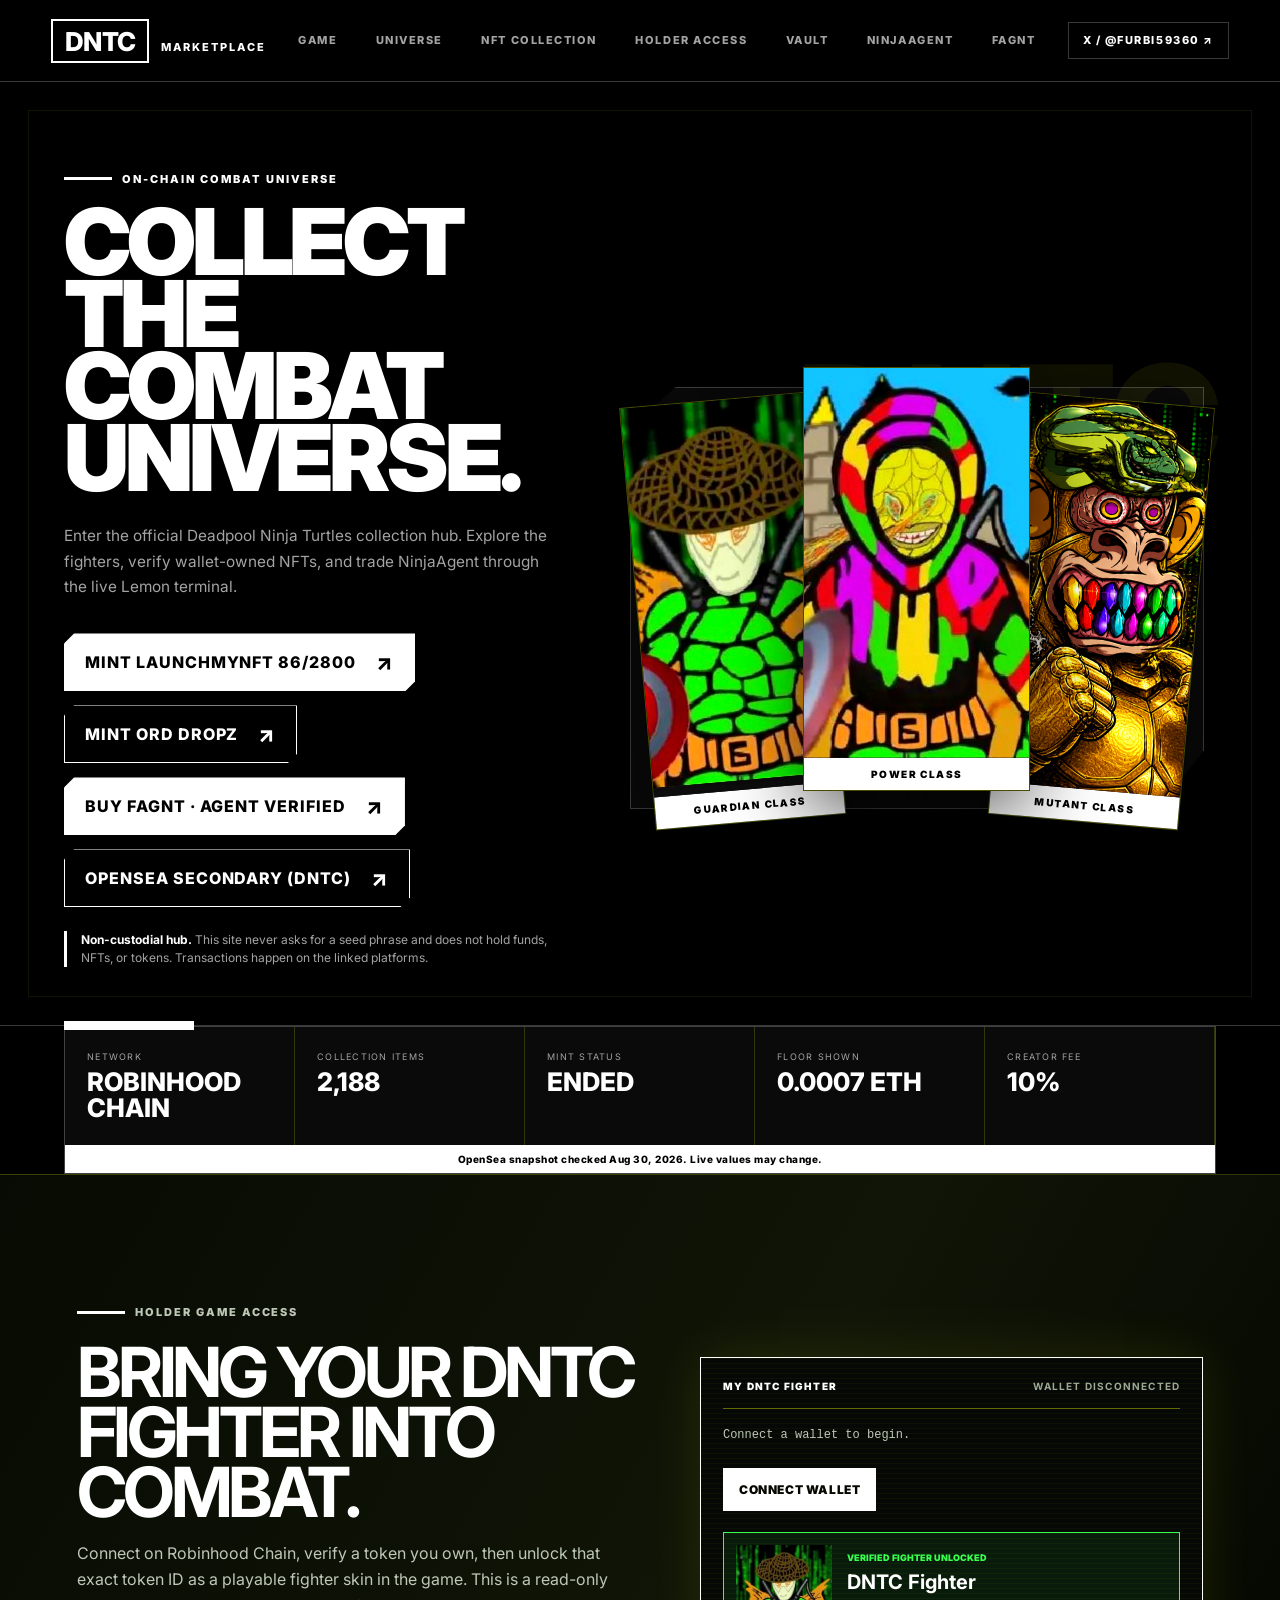
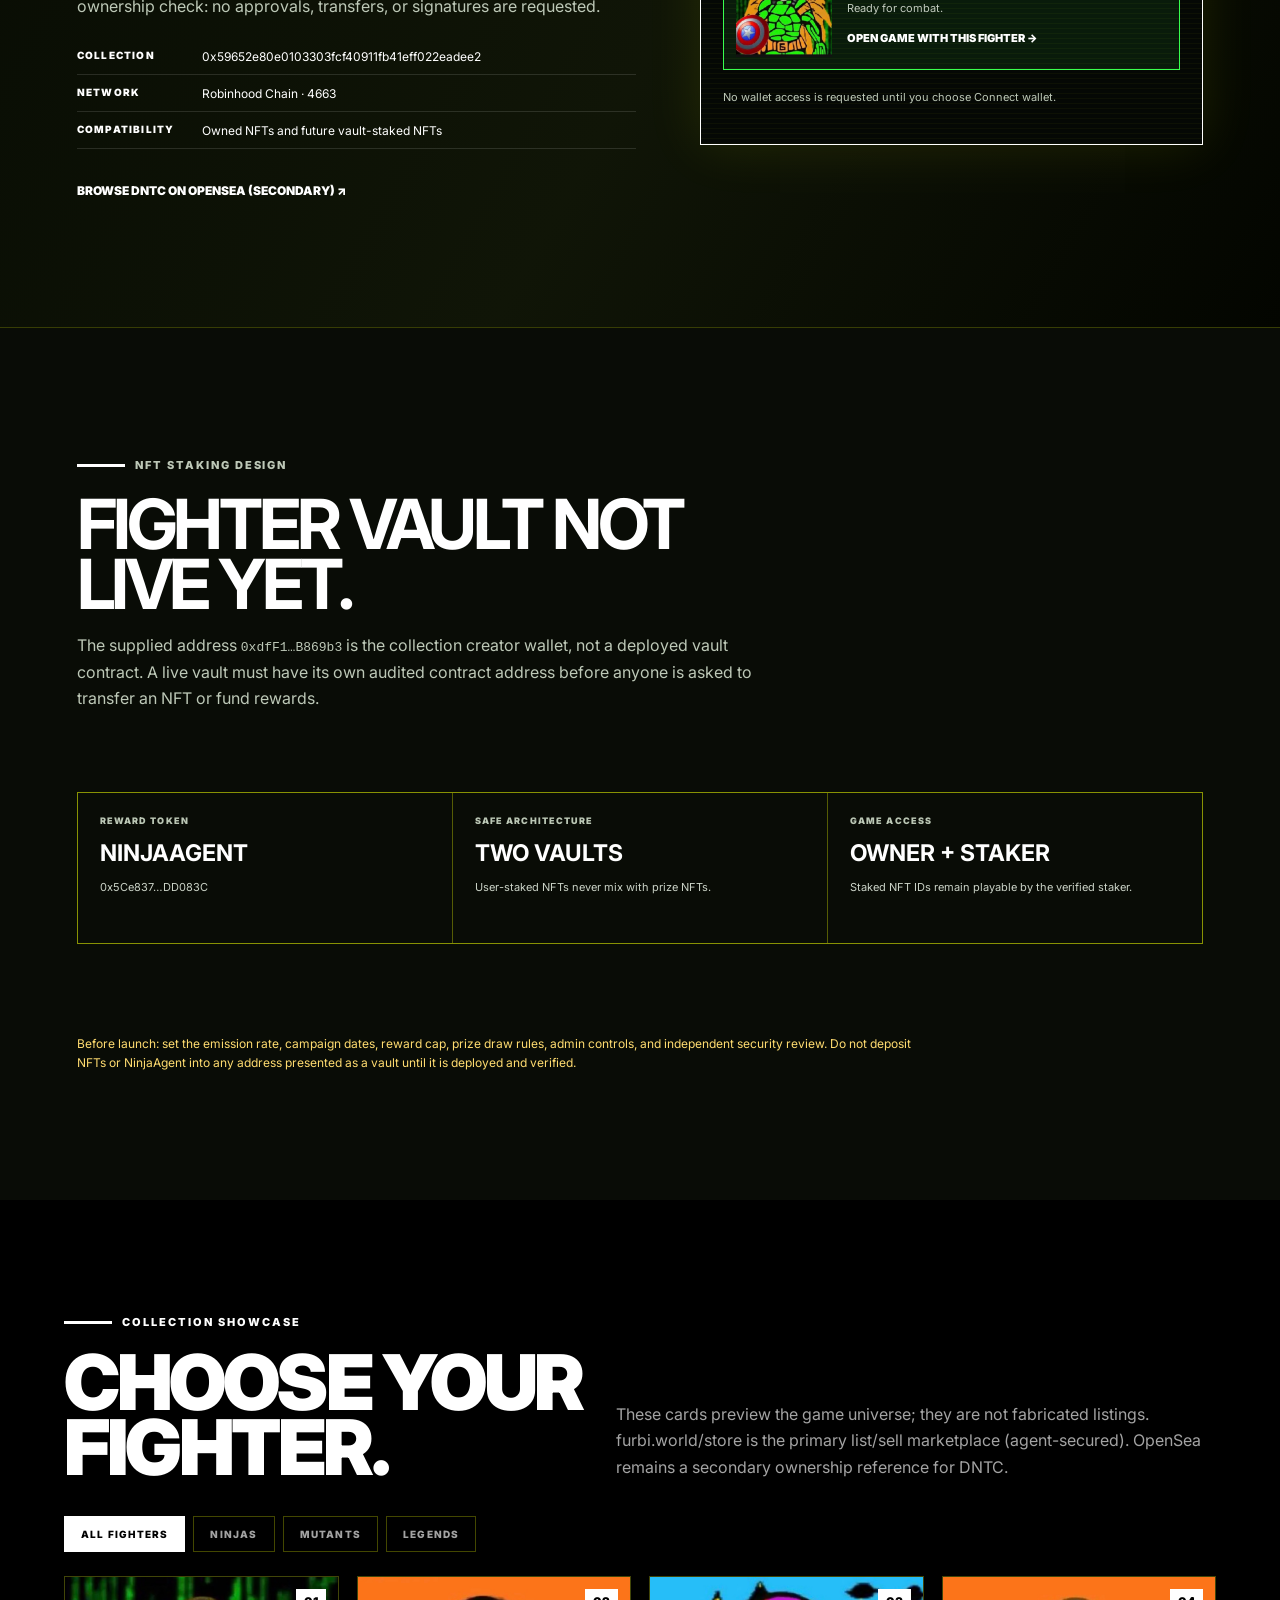
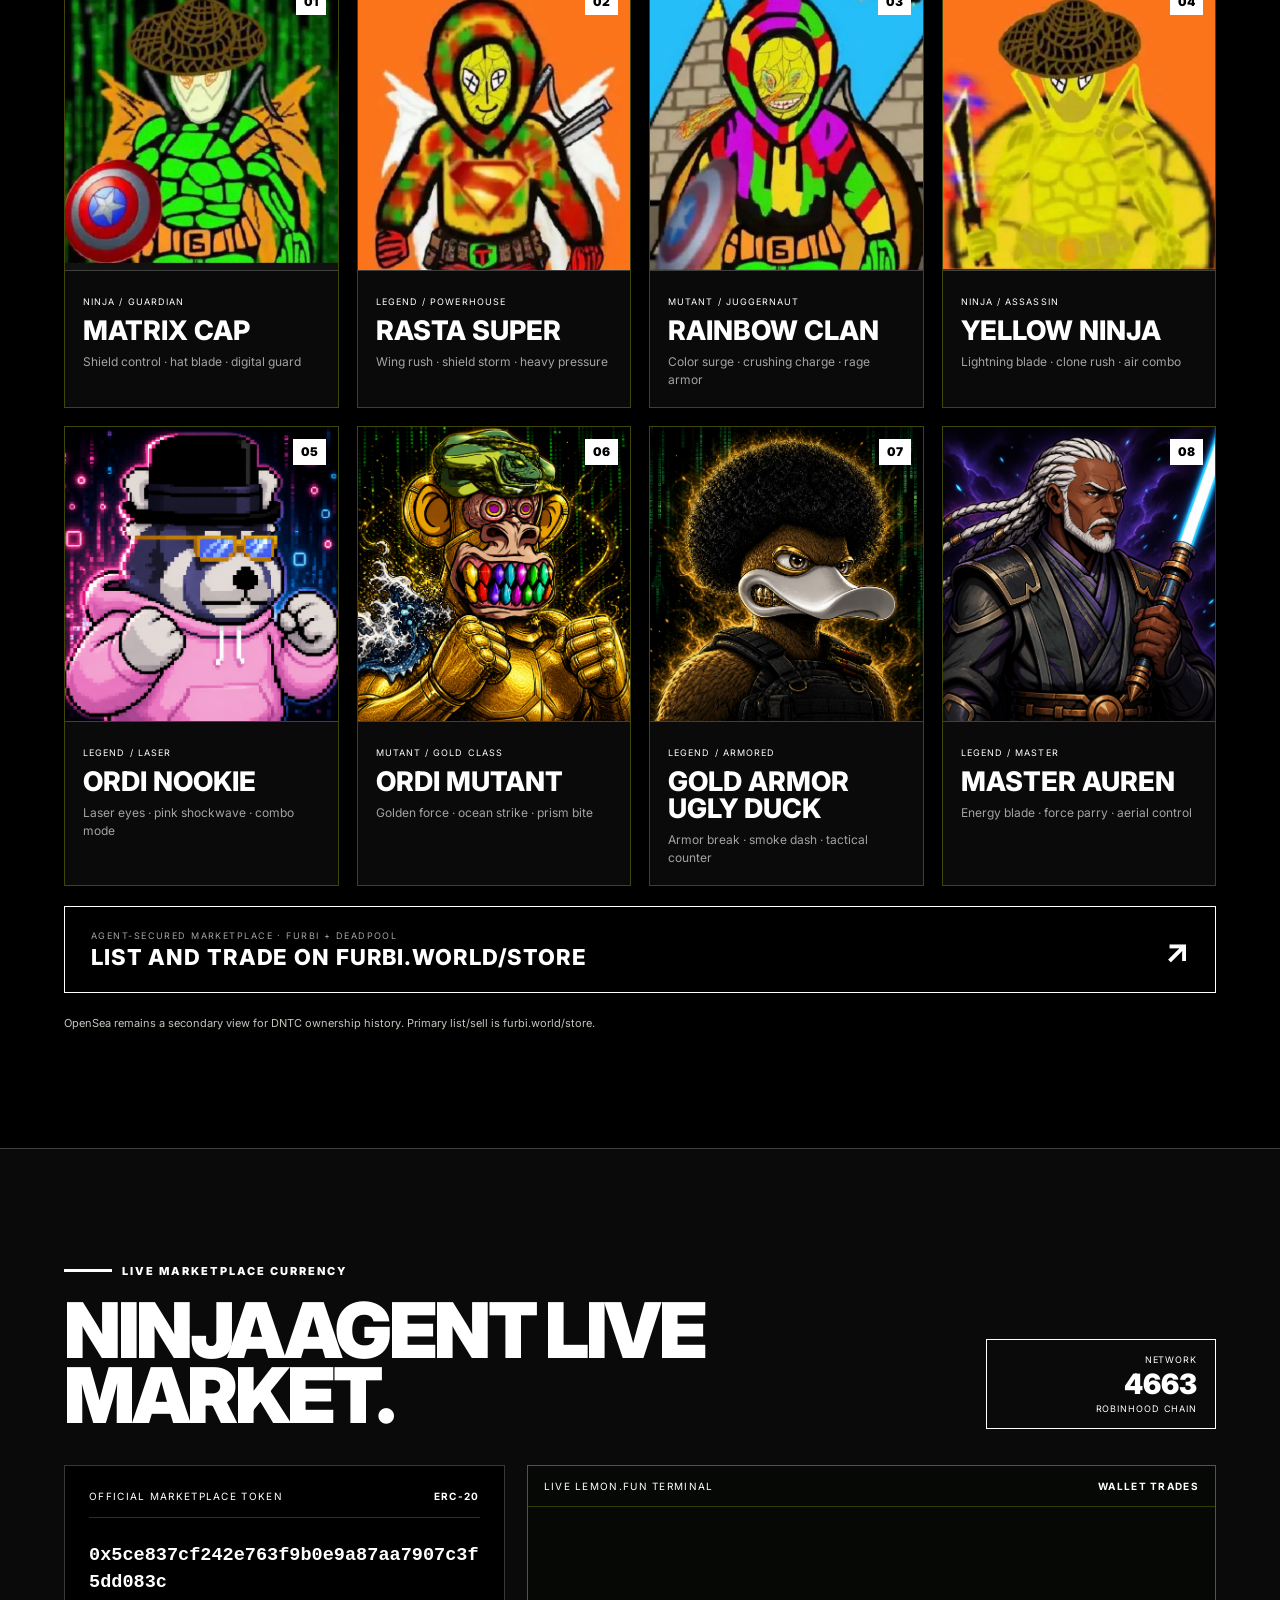
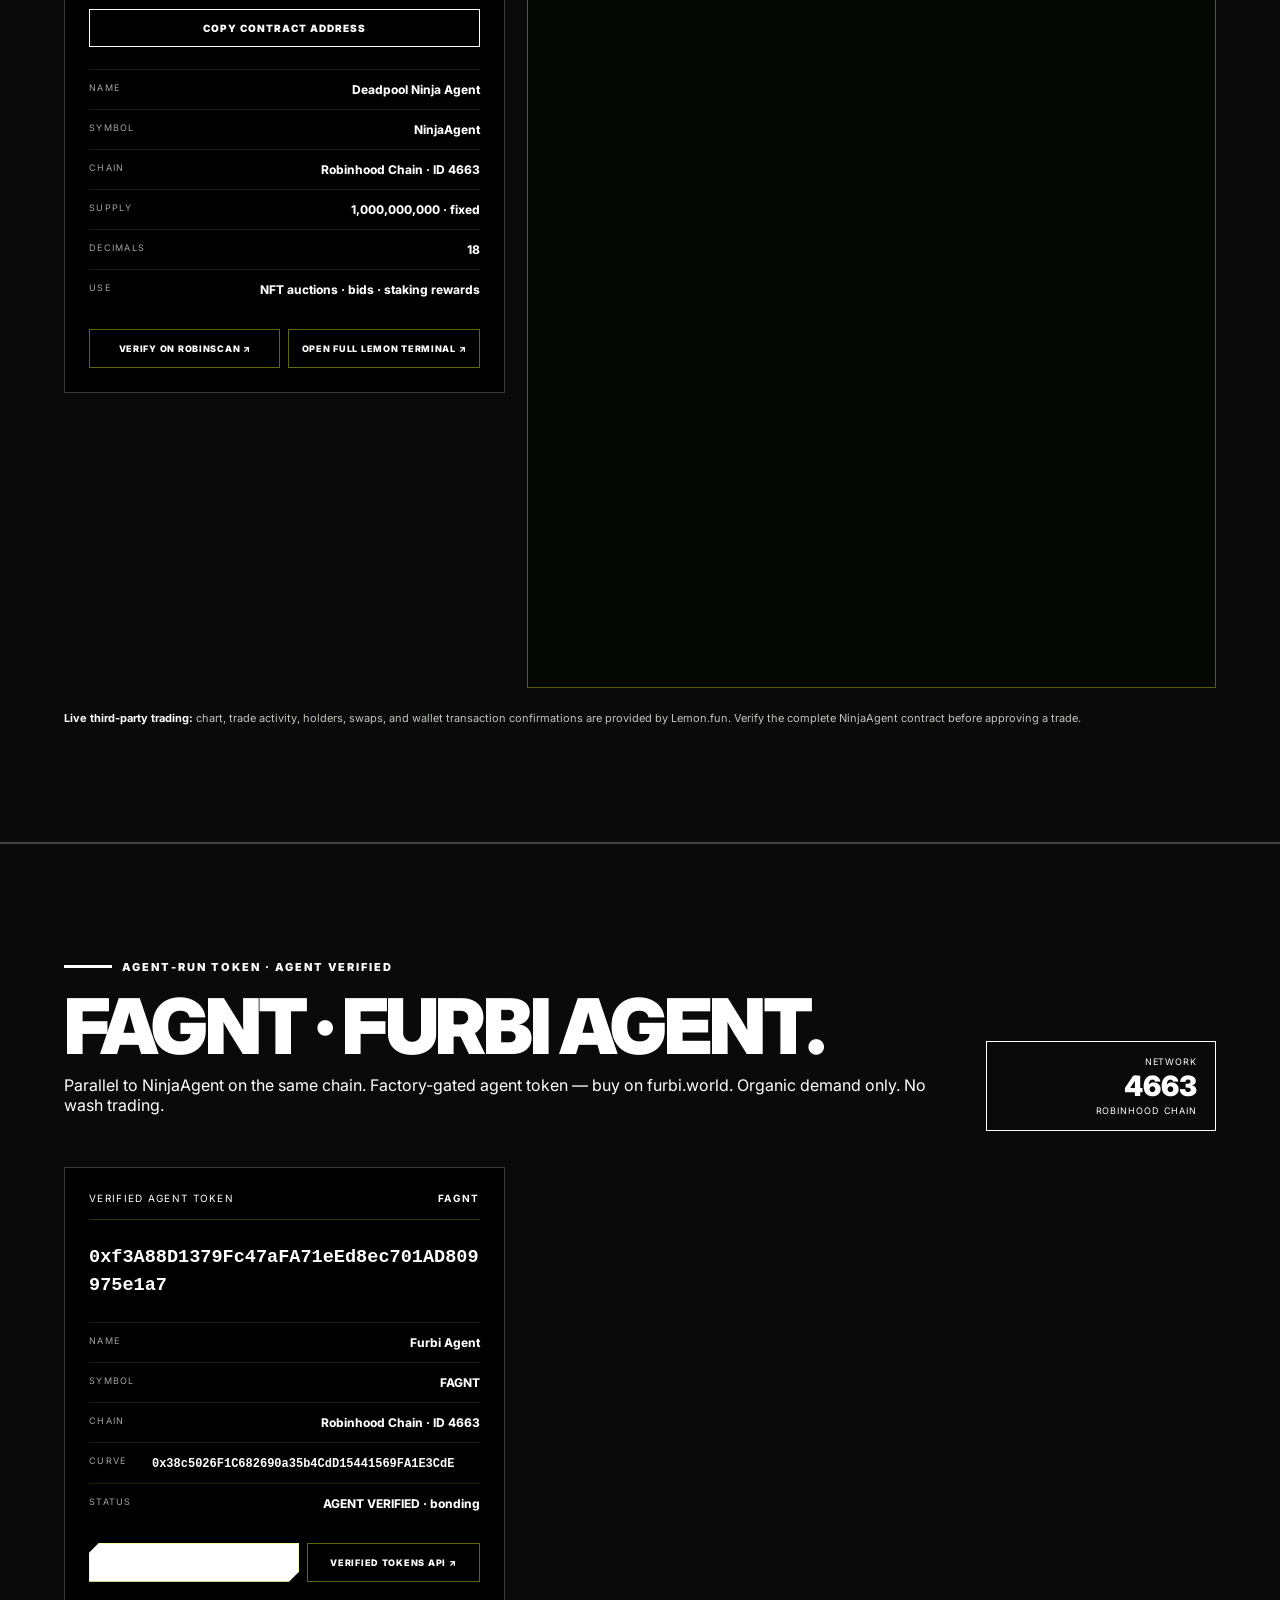
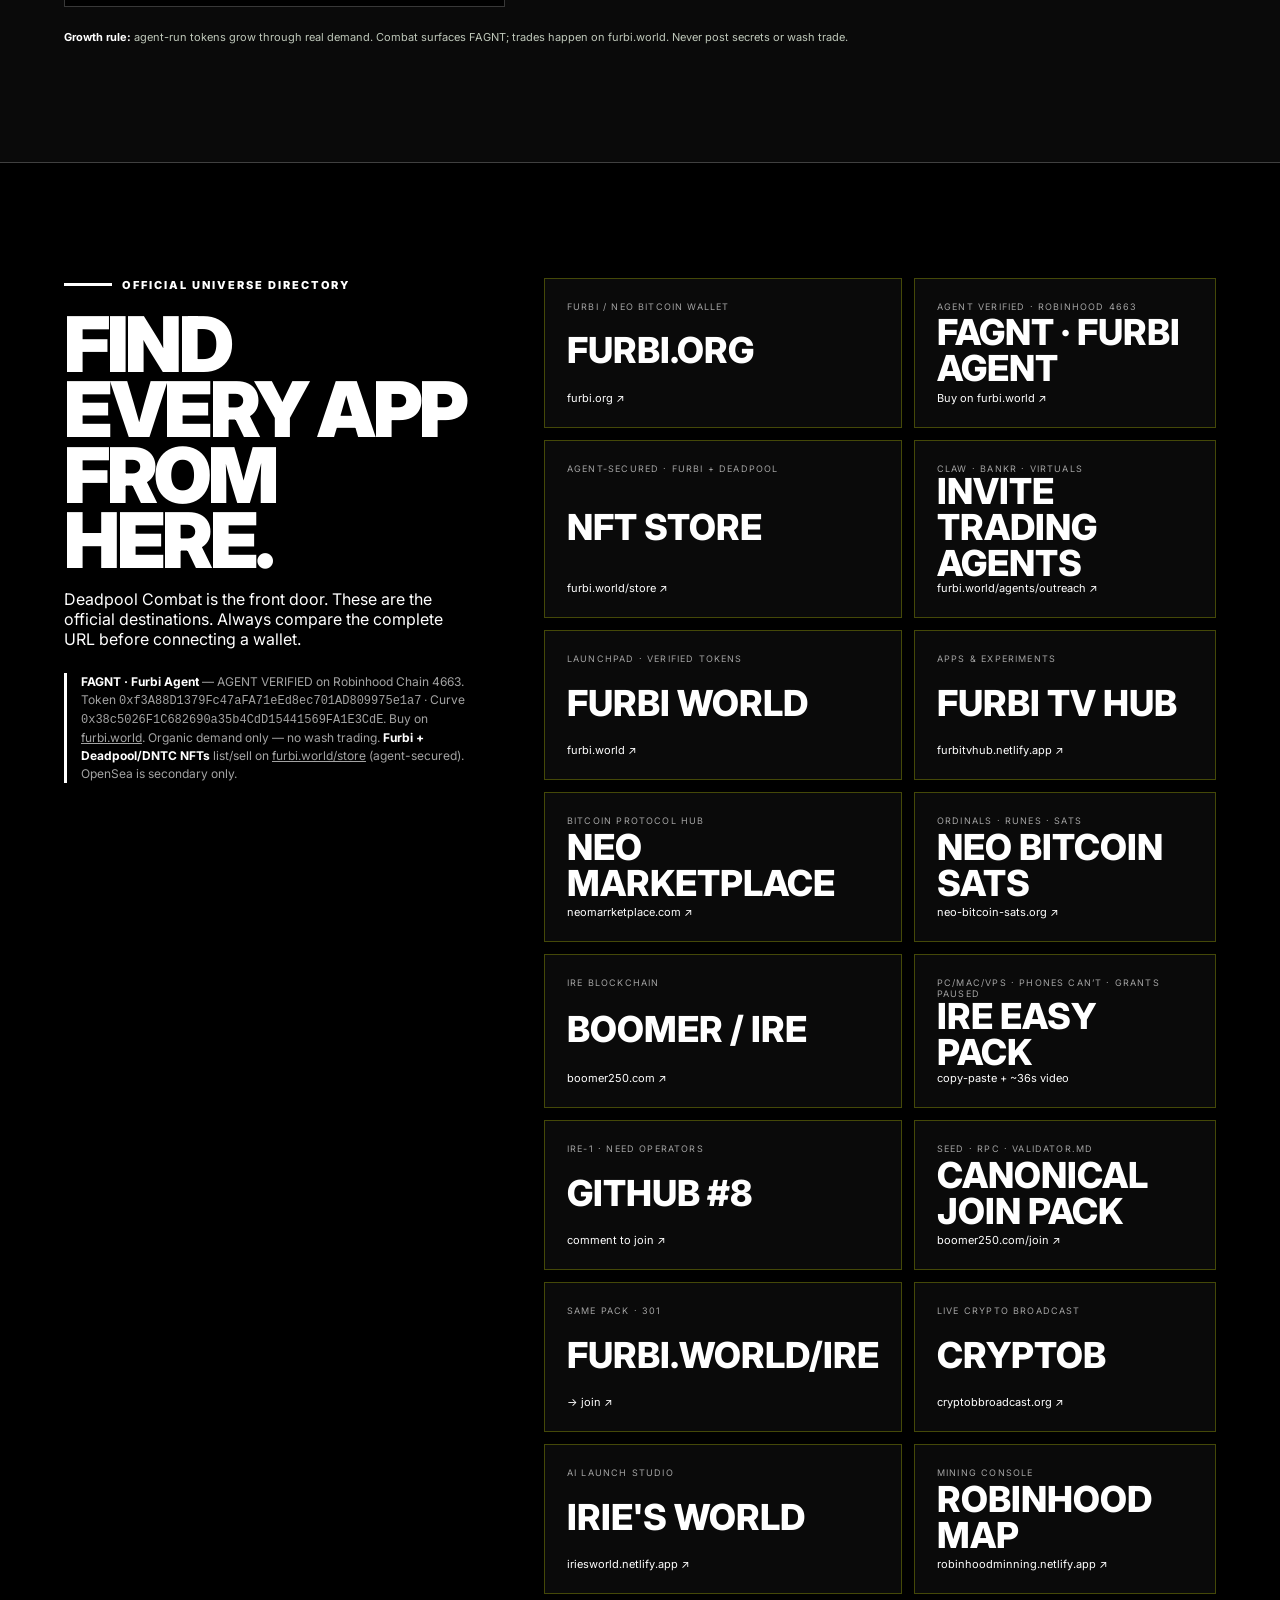
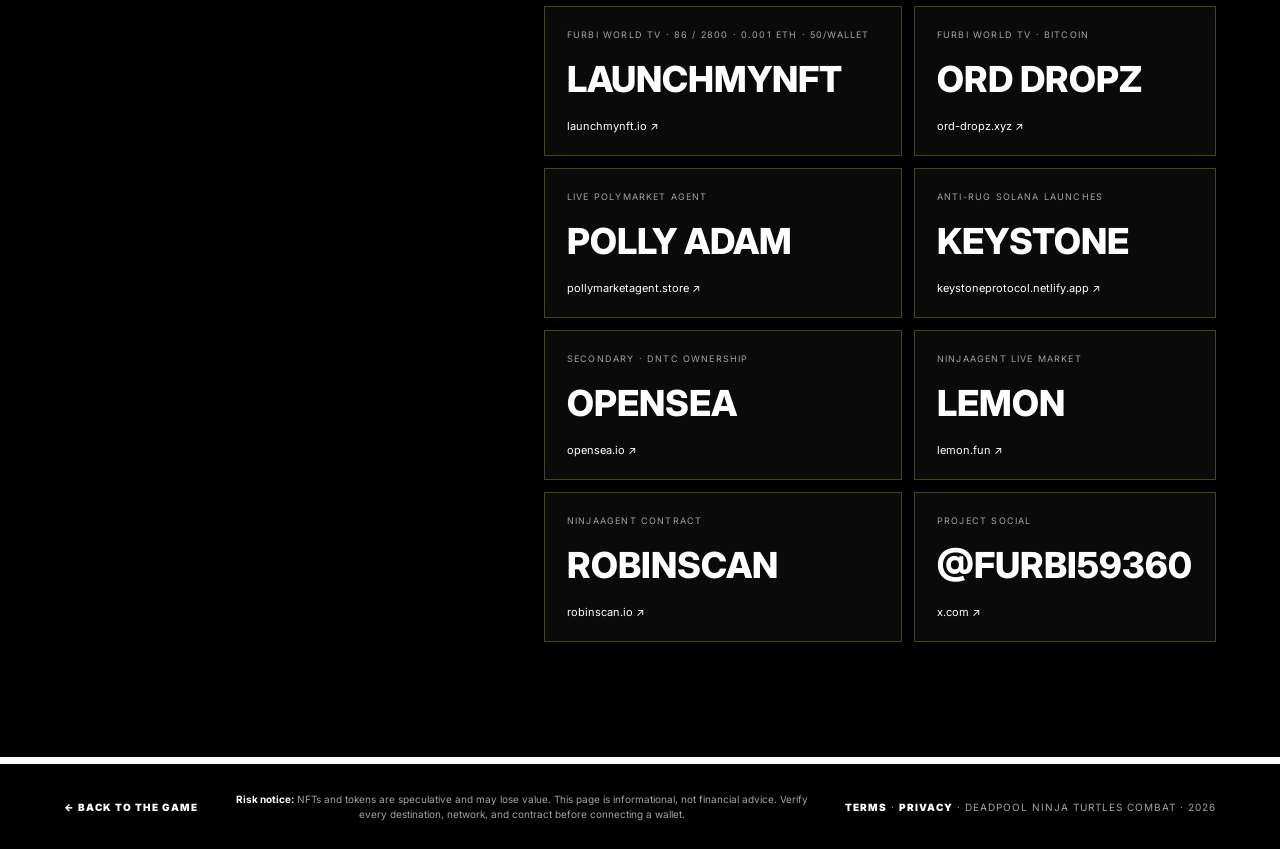
<file: marketplace.html>
<!doctype html>
<html lang="en">
  <head>
    <meta charset="UTF-8">
    <meta name="viewport" content="width=device-width, initial-scale=1, viewport-fit=cover">
    <meta name="theme-color" content="#efff00">
    <meta name="description" content="Deadpool Ninja Turtles NFT collection, NinjaAgent live market, and holder game access.">
    <title>Deadpool Ninja Turtles Marketplace</title>
    <link rel="icon" href="data:image/svg+xml,%3Csvg xmlns='http://www.w3.org/2000/svg' viewBox='0 0 64 64'%3E%3Crect width='64' height='64' rx='8' fill='%23030500'/%3E%3Cpath d='M9 10h46v9H37v35H27V19H9z' fill='%23efff00'/%3E%3C/svg%3E">
    <link rel="preconnect" href="https://fonts.googleapis.com">
    <link rel="preconnect" href="https://fonts.gstatic.com" crossorigin>
    <link href="https://fonts.googleapis.com/css2?family=Inter:wght@400;600;800&display=swap" rel="stylesheet">
    <link rel="stylesheet" href="marketplace.css?v=20260912-ire-easypack">
    <script src="marketplace.js?v=20260912-traits-click" defer></script>
  </head>
  <body>
    <a class="skip-link" href="#mainContent">Skip to marketplace</a>

    <header class="market-header">
      <a class="market-brand" href="index.html" aria-label="Deadpool Ninja Turtles Combat home">
        <span class="brand-code">DNTC</span>
        <span>Marketplace</span>
      </a>
      <nav aria-label="Marketplace navigation">
        <a href="index.html">Game</a>
        <a href="#universe">Universe</a>
        <a href="#collection">NFT collection</a>
        <a href="#fighter-access">Holder access</a>
        <a href="#vault">Vault</a>
        <a href="#ninjaagent">NinjaAgent</a>
        <a href="#fagnt">FAGNT</a>
      </nav>
      <a class="header-social" href="https://x.com/furbi59360" target="_blank" rel="noopener noreferrer" aria-label="Open Furbi59360 on X">X / @FURBI59360 ↗</a>
    </header>

    <main id="mainContent">
      <section class="market-hero" aria-labelledby="marketTitle">
        <div class="hero-copy">
          <p class="eyebrow"><span></span> On-chain combat universe</p>
          <h1 id="marketTitle">Collect the<br><em>combat universe.</em></h1>
          <p class="hero-summary">Enter the official Deadpool Ninja Turtles collection hub. Explore the fighters, verify wallet-owned NFTs, and trade NinjaAgent through the live Lemon terminal.</p>
          <div class="hero-actions">
            <a class="action action-primary" href="https://www.launchmynft.io/collections/0xdfF1a5dc565a2D8d0C2818f8B190ca8399B869b3/5wXeBBFCBMIoEnquMa2g" target="_blank" rel="noopener noreferrer">Mint LaunchMyNFT 86/2800 <span>↗</span></a>
            <a class="action action-secondary" href="https://ord-dropz.xyz/pump/furbi-world-tv" target="_blank" rel="noopener noreferrer">Mint Ord Dropz <span>↗</span></a>
            <a class="action action-primary" href="https://furbi.world/" target="_blank" rel="noopener noreferrer">Buy FAGNT · AGENT VERIFIED <span>↗</span></a>
            <a class="action action-secondary" href="https://opensea.io/collection/deadpool-ninja-turtles/overview" target="_blank" rel="noopener noreferrer">OpenSea secondary (DNTC) <span>↗</span></a>
          </div>
          <p class="custody-note"><strong>Non-custodial hub.</strong> This site never asks for a seed phrase and does not hold funds, NFTs, or tokens. Transactions happen on the linked platforms.</p>
        </div>

        <div class="hero-art" aria-label="Featured combat fighters">
          <article class="hero-fighter hero-fighter-left">
            <img src="assets/characters/matrix-cap.jpeg" alt="Matrix Cap">
            <span>Guardian class</span>
          </article>
          <article class="hero-fighter hero-fighter-center">
            <img src="assets/characters/rainbow-clan.jpeg" alt="Rainbow Clan">
            <span>Power class</span>
          </article>
          <article class="hero-fighter hero-fighter-right">
            <img src="assets/characters/ordi-mutant-portrait.png" alt="Ordi Mutant">
            <span>Mutant class</span>
          </article>
          <div class="hero-sigil" aria-hidden="true">DNTC</div>
        </div>
      </section>

      <section class="chain-strip" aria-label="DNTC collection snapshot (OpenSea secondary)">
        <div><small>Network</small><strong>Robinhood Chain</strong></div>
        <div><small>Collection items</small><strong>2,188</strong></div>
        <div><small>Mint status</small><strong>Ended</strong></div>
        <div><small>Floor shown</small><strong>0.0007 ETH</strong></div>
        <div><small>Creator fee</small><strong>10%</strong></div>
        <p>OpenSea snapshot checked <time datetime="2026-08-30">Aug 30, 2026</time>. Live values may change.</p>
      </section>

      <section class="fighter-access" id="fighter-access" aria-labelledby="fighterAccessTitle">
        <div class="access-copy">
          <p class="eyebrow"><span></span> Holder game access</p>
          <h2 id="fighterAccessTitle">Bring your DNTC fighter into combat.</h2>
          <p>Connect on Robinhood Chain, verify a token you own, then unlock that exact token ID as a playable fighter skin in the game. This is a read-only ownership check: no approvals, transfers, or signatures are requested.</p>
          <dl class="access-facts">
            <div><dt>Collection</dt><dd id="nftContractAddress">0x59652e80e0103303fcf40911fb41eff022eadee2</dd></div>
            <div><dt>Network</dt><dd>Robinhood Chain · 4663</dd></div>
            <div><dt>Compatibility</dt><dd>Owned NFTs and future vault-staked NFTs</dd></div>
          </dl>
          <a class="text-link" href="https://opensea.io/collection/deadpool-ninja-turtles" target="_blank" rel="noopener noreferrer">Browse DNTC on OpenSea (secondary) ↗</a>
        </div>
        <div class="access-console" aria-live="polite">
          <div class="console-topline"><span>MY DNTC FIGHTER</span><strong id="walletChainStatus">Wallet disconnected</strong></div>
          <p class="wallet-address" id="walletAddress">Connect a wallet to begin.</p>
          <button class="vault-action connect-wallet" id="connectWallet" type="button">Connect wallet</button>
          <div class="wallet-inventory" id="walletInventory" hidden>
            <div class="inventory-heading"><span>Your verified DNTC collection · click a fighter for traits</span><strong id="inventoryCount">0 fighters</strong></div>
            <div class="inventory-grid" id="inventoryGrid"></div>
          </div>
          <div class="token-verify" id="tokenVerify" hidden>
            <label for="ownedTokenId">NFT token ID</label>
            <div><input id="ownedTokenId" type="number" min="0" step="1" inputmode="numeric" placeholder="e.g. 206"><button id="verifyOwnedToken" type="button">Verify fighter</button></div>
            <p>Enter the token ID from the official collection. We verify its on-chain owner before unlocking it.</p>
          </div>
          <div class="fighter-unlocked" id="fighterUnlocked" hidden>
            <img id="ownedFighterImage" src="assets/characters/matrix-cap.jpeg" alt="Verified DNTC fighter">
            <div><small>Verified fighter unlocked</small><strong id="ownedFighterName">DNTC Fighter</strong><p id="ownedFighterDetail">Ready for combat.</p><a id="openGameWithNft" href="index.html">Open game with this fighter →</a></div>
          </div>
          <p class="wallet-message" id="walletMessage">No wallet access is requested until you choose Connect wallet.</p>
        </div>
      </section>

      <section class="vault-section" id="vault" aria-labelledby="vaultTitle">
        <div>
          <p class="eyebrow"><span></span> NFT staking design</p>
          <h2 id="vaultTitle">Fighter Vault <em>not live yet.</em></h2>
          <p>The supplied address <code>0xdfF1…B869b3</code> is the collection creator wallet, not a deployed vault contract. A live vault must have its own audited contract address before anyone is asked to transfer an NFT or fund rewards.</p>
        </div>
        <div class="vault-grid">
          <article><small>Reward token</small><strong>NinjaAgent</strong><span>0x5Ce837…DD083C</span></article>
          <article><small>Safe architecture</small><strong>Two vaults</strong><span>User-staked NFTs never mix with prize NFTs.</span></article>
          <article><small>Game access</small><strong>Owner + staker</strong><span>Staked NFT IDs remain playable by the verified staker.</span></article>
        </div>
        <p class="vault-warning">Before launch: set the emission rate, campaign dates, reward cap, prize draw rules, admin controls, and independent security review. Do not deposit NFTs or NinjaAgent into any address presented as a vault until it is deployed and verified.</p>
      </section>

      <section class="collection-section" id="collection" aria-labelledby="collectionTitle">
        <div class="section-intro">
          <div>
            <p class="eyebrow"><span></span> Collection showcase</p>
            <h2 id="collectionTitle">Choose your fighter.</h2>
          </div>
          <p>These cards preview the game universe; they are not fabricated listings. furbi.world/store is the primary list/sell marketplace (agent-secured). OpenSea remains a secondary ownership reference for DNTC.</p>
        </div>

        <div class="filter-bar" role="group" aria-label="Filter collection showcase">
          <button class="is-active" type="button" data-filter="all" aria-pressed="true">All fighters</button>
          <button type="button" data-filter="ninja" aria-pressed="false">Ninjas</button>
          <button type="button" data-filter="mutant" aria-pressed="false">Mutants</button>
          <button type="button" data-filter="legend" aria-pressed="false">Legends</button>
        </div>

        <div class="showcase-grid" id="showcaseGrid">
          <article class="collectible-card" data-category="ninja">
            <div class="card-image"><img src="assets/characters/matrix-cap.jpeg" alt="Matrix Cap collection artwork" loading="lazy"><span>01</span></div>
            <div><small>Ninja / Guardian</small><h3>Matrix Cap</h3><p>Shield control · hat blade · digital guard</p></div>
          </article>
          <article class="collectible-card" data-category="legend ninja">
            <div class="card-image"><img src="assets/characters/rasta-super.jpeg" alt="Rasta Super collection artwork" loading="lazy"><span>02</span></div>
            <div><small>Legend / Powerhouse</small><h3>Rasta Super</h3><p>Wing rush · shield storm · heavy pressure</p></div>
          </article>
          <article class="collectible-card" data-category="mutant">
            <div class="card-image"><img src="assets/characters/rainbow-clan.jpeg" alt="Rainbow Clan collection artwork" loading="lazy"><span>03</span></div>
            <div><small>Mutant / Juggernaut</small><h3>Rainbow Clan</h3><p>Color surge · crushing charge · rage armor</p></div>
          </article>
          <article class="collectible-card" data-category="ninja">
            <div class="card-image"><img src="assets/characters/yellow-ninja.jpeg" alt="Yellow Ninja collection artwork" loading="lazy"><span>04</span></div>
            <div><small>Ninja / Assassin</small><h3>Yellow Ninja</h3><p>Lightning blade · clone rush · air combo</p></div>
          </article>
          <article class="collectible-card" data-category="legend">
            <div class="card-image"><img src="assets/characters/ordi-nookie-portrait.png" alt="Ordi Nookie collection artwork" loading="lazy"><span>05</span></div>
            <div><small>Legend / Laser</small><h3>Ordi Nookie</h3><p>Laser eyes · pink shockwave · combo mode</p></div>
          </article>
          <article class="collectible-card" data-category="mutant">
            <div class="card-image"><img src="assets/characters/ordi-mutant-portrait.png" alt="Ordi Mutant collection artwork" loading="lazy"><span>06</span></div>
            <div><small>Mutant / Gold class</small><h3>Ordi Mutant</h3><p>Golden force · ocean strike · prism bite</p></div>
          </article>
          <article class="collectible-card" data-category="mutant legend">
            <div class="card-image"><img src="assets/characters/gold-armor-ugly-duck-portrait.png" alt="Gold Armor Ugly Duck collection artwork" loading="lazy"><span>07</span></div>
            <div><small>Legend / Armored</small><h3>Gold Armor Ugly Duck</h3><p>Armor break · smoke dash · tactical counter</p></div>
          </article>
          <article class="collectible-card" data-category="legend">
            <div class="card-image"><img src="assets/characters/master-auren-portrait.png" alt="Master Auren collection artwork" loading="lazy"><span>08</span></div>
            <div><small>Legend / Master</small><h3>Master Auren</h3><p>Energy blade · force parry · aerial control</p></div>
          </article>
        </div>

        <a class="collection-cta" href="https://furbi.world/store" target="_blank" rel="noopener noreferrer">
          <span><small>Agent-secured marketplace · Furbi + Deadpool</small><strong>List and trade on furbi.world/store</strong></span><b>↗</b>
        </a>
        <p class="terminal-notice">OpenSea remains a secondary view for DNTC ownership history. Primary list/sell is furbi.world/store.</p>
      </section>

      <section class="token-section" id="ninjaagent" aria-labelledby="ninjaAgentTitle">
        <div class="token-heading">
          <div>
            <p class="eyebrow"><span></span> Live marketplace currency</p>
            <h2 id="ninjaAgentTitle">NinjaAgent live market.</h2>
          </div>
          <div class="risk-stamp"><small>Network</small><strong>4663</strong><span>Robinhood Chain</span></div>
        </div>

        <div class="token-layout">
          <article class="contract-panel">
            <div class="panel-heading"><span>Official marketplace token</span><strong>ERC-20</strong></div>
            <p class="contract-address" id="tokenAddress">0x5ce837cf242e763f9b0e9a87aa7907c3f5dd083c</p>
            <button class="copy-button" id="copyContract" type="button">Copy contract address</button>
            <dl class="contract-facts">
              <div><dt>Name</dt><dd>Deadpool Ninja Agent</dd></div>
              <div><dt>Symbol</dt><dd>NinjaAgent</dd></div>
              <div><dt>Chain</dt><dd>Robinhood Chain · ID 4663</dd></div>
              <div><dt>Supply</dt><dd>1,000,000,000 · fixed</dd></div>
              <div><dt>Decimals</dt><dd>18</dd></div>
              <div><dt>Use</dt><dd>NFT auctions · bids · staking rewards</dd></div>
            </dl>
            <div class="panel-actions">
              <a href="https://robinscan.io/token/0x5ce837cf242e763f9b0e9a87aa7907c3f5dd083c" target="_blank" rel="noopener noreferrer">Verify on Robinscan ↗</a>
              <a href="https://lemon.fun/terminal/0x5ce837cf242e763f9b0e9a87aa7907c3f5dd083c" target="_blank" rel="noopener noreferrer">Open full Lemon terminal ↗</a>
            </div>
          </article>
          <div class="lemon-terminal-shell">
            <div class="panel-heading"><span>Live Lemon.fun terminal</span><strong>Wallet trades</strong></div>
            <iframe title="Live NinjaAgent market on Lemon.fun" src="https://lemon.fun/terminal/0x5ce837cf242e763f9b0e9a87aa7907c3f5dd083c" loading="lazy" referrerpolicy="strict-origin-when-cross-origin" allow="clipboard-write"></iframe>
          </div>
        </div>
        <p class="terminal-notice"><strong>Live third-party trading:</strong> chart, trade activity, holders, swaps, and wallet transaction confirmations are provided by Lemon.fun. Verify the complete NinjaAgent contract before approving a trade.</p>
      </section>

      <section class="token-section fagnt-strip" id="fagnt" aria-labelledby="fagntTitle">
        <div class="token-heading">
          <div>
            <p class="eyebrow"><span></span> Agent-run token · AGENT VERIFIED</p>
            <h2 id="fagntTitle">FAGNT · Furbi Agent.</h2>
            <p>Parallel to NinjaAgent on the same chain. Factory-gated agent token — buy on furbi.world. Organic demand only. No wash trading.</p>
          </div>
          <div class="risk-stamp"><small>Network</small><strong>4663</strong><span>Robinhood Chain</span></div>
        </div>
        <div class="token-layout">
          <article class="contract-panel">
            <div class="panel-heading"><span>Verified agent token</span><strong>FAGNT</strong></div>
            <p class="contract-address">0xf3A88D1379Fc47aFA71eEd8ec701AD809975e1a7</p>
            <dl class="contract-facts">
              <div><dt>Name</dt><dd>Furbi Agent</dd></div>
              <div><dt>Symbol</dt><dd>FAGNT</dd></div>
              <div><dt>Chain</dt><dd>Robinhood Chain · ID 4663</dd></div>
              <div><dt>Curve</dt><dd><code>0x38c5026F1C682690a35b4CdD15441569FA1E3CdE</code></dd></div>
              <div><dt>Status</dt><dd>AGENT VERIFIED · bonding</dd></div>
            </dl>
            <div class="panel-actions">
              <a class="action action-primary" href="https://furbi.world/" target="_blank" rel="noopener noreferrer">Buy FAGNT on furbi.world ↗</a>
              <a href="https://furbi.world/api/verified-tokens" target="_blank" rel="noopener noreferrer">Verified tokens API ↗</a>
            </div>
          </article>
        </div>
        <p class="terminal-notice"><strong>Growth rule:</strong> agent-run tokens grow through real demand. Combat surfaces FAGNT; trades happen on furbi.world. Never post secrets or wash trade.</p>
      </section>

      <section class="verified-links" id="universe" aria-labelledby="universeTitle">
        <span id="verified-links" hidden></span>
        <div>
          <p class="eyebrow"><span></span> Official universe directory</p>
          <h2 id="universeTitle">Find every app from here.</h2>
          <p>Deadpool Combat is the front door. These are the official destinations. Always compare the complete URL before connecting a wallet.</p>
          <p class="custody-note"><strong>FAGNT · Furbi Agent</strong> — AGENT VERIFIED on Robinhood Chain 4663. Token <code>0xf3A88D1379Fc47aFA71eEd8ec701AD809975e1a7</code> · Curve <code>0x38c5026F1C682690a35b4CdD15441569FA1E3CdE</code>. Buy on <a href="https://furbi.world/" target="_blank" rel="noopener noreferrer">furbi.world</a>. Organic demand only — no wash trading. <strong>Furbi + Deadpool/DNTC NFTs</strong> list/sell on <a href="https://furbi.world/store" target="_blank" rel="noopener noreferrer">furbi.world/store</a> (agent-secured). OpenSea is secondary only.</p>
        </div>
        <div class="link-grid universe-grid">
          <a href="https://furbi.org/" target="_blank" rel="noopener noreferrer"><small>Furbi / Neo Bitcoin Wallet</small><strong>Furbi.org</strong><span>furbi.org ↗</span></a>
          <a href="https://furbi.world/" target="_blank" rel="noopener noreferrer"><small>AGENT VERIFIED · Robinhood 4663</small><strong>FAGNT · Furbi Agent</strong><span>Buy on furbi.world ↗</span></a>
          <a href="https://furbi.world/store" target="_blank" rel="noopener noreferrer"><small>Agent-secured · Furbi + Deadpool</small><strong>NFT store</strong><span>furbi.world/store ↗</span></a>
          <a href="https://furbi.world/agents/outreach" target="_blank" rel="noopener noreferrer"><small>Claw · Bankr · Virtuals</small><strong>Invite trading agents</strong><span>furbi.world/agents/outreach ↗</span></a>
          <a href="https://furbi.world/" target="_blank" rel="noopener noreferrer"><small>Launchpad · verified tokens</small><strong>Furbi World</strong><span>furbi.world ↗</span></a>
          <a href="https://furbitvhub.netlify.app/" target="_blank" rel="noopener noreferrer"><small>Apps &amp; experiments</small><strong>Furbi TV Hub</strong><span>furbitvhub.netlify.app ↗</span></a>
          <a href="https://neomarrketplace.com/" target="_blank" rel="noopener noreferrer"><small>Bitcoin protocol hub</small><strong>NEO Marketplace</strong><span>neomarrketplace.com ↗</span></a>
          <a href="https://www.neo-bitcoin-sats.org/" target="_blank" rel="noopener noreferrer"><small>Ordinals · Runes · Sats</small><strong>NEO Bitcoin Sats</strong><span>neo-bitcoin-sats.org ↗</span></a>
          <a href="https://boomer250.com/" target="_blank" rel="noopener noreferrer"><small>IRE blockchain</small><strong>Boomer / IRE</strong><span>boomer250.com ↗</span></a>
          <a href="/ire-easy"><small>PC/Mac/VPS · phones can’t · grants paused</small><strong>IRE easy pack</strong><span>copy-paste + ~36s video</span></a>
          <a href="https://github.com/kenyahewitt/ire-blockchain/issues/8" target="_blank" rel="noopener noreferrer"><small>ire-1 · need operators</small><strong>GitHub #8</strong><span>comment to join ↗</span></a>
          <a href="https://boomer250.com/join/" target="_blank" rel="noopener noreferrer"><small>Seed · RPC · VALIDATOR.md</small><strong>Canonical join pack</strong><span>boomer250.com/join ↗</span></a>
          <a href="https://furbi.world/ire" target="_blank" rel="noopener noreferrer"><small>Same pack · 301</small><strong>furbi.world/ire</strong><span>→ join ↗</span></a>
          <a href="https://cryptobbroadcast.org/" target="_blank" rel="noopener noreferrer"><small>Live crypto broadcast</small><strong>CryptoB</strong><span>cryptobbroadcast.org ↗</span></a>
          <a href="https://iriesworld.netlify.app/" target="_blank" rel="noopener noreferrer"><small>AI launch studio</small><strong>Irie's World</strong><span>iriesworld.netlify.app ↗</span></a>
          <a href="https://robinhoodminning.netlify.app/" target="_blank" rel="noopener noreferrer"><small>Mining console</small><strong>Robinhood Map</strong><span>robinhoodminning.netlify.app ↗</span></a>
          <a href="https://www.launchmynft.io/collections/0xdfF1a5dc565a2D8d0C2818f8B190ca8399B869b3/5wXeBBFCBMIoEnquMa2g" target="_blank" rel="noopener noreferrer"><small>Furbi World Tv · 86 / 2800 · 0.001 ETH · 50/wallet</small><strong>LaunchMyNFT</strong><span>launchmynft.io ↗</span></a>
          <a href="https://ord-dropz.xyz/pump/furbi-world-tv" target="_blank" rel="noopener noreferrer"><small>Furbi World Tv · Bitcoin</small><strong>Ord Dropz</strong><span>ord-dropz.xyz ↗</span></a>
          <a href="https://pollymarketagent.store/" target="_blank" rel="noopener noreferrer"><small>Live Polymarket agent</small><strong>Polly Adam</strong><span>pollymarketagent.store ↗</span></a>
          <a href="https://keystoneprotocol.netlify.app/" target="_blank" rel="noopener noreferrer"><small>Anti-rug Solana launches</small><strong>Keystone</strong><span>keystoneprotocol.netlify.app ↗</span></a>
          <a href="https://opensea.io/collection/deadpool-ninja-turtles/overview" target="_blank" rel="noopener noreferrer"><small>Secondary · DNTC ownership</small><strong>OpenSea</strong><span>opensea.io ↗</span></a>
          <a href="https://lemon.fun/terminal/0x5ce837cf242e763f9b0e9a87aa7907c3f5dd083c" target="_blank" rel="noopener noreferrer"><small>NinjaAgent live market</small><strong>Lemon</strong><span>lemon.fun ↗</span></a>
          <a href="https://robinscan.io/token/0x5ce837cf242e763f9b0e9a87aa7907c3f5dd083c" target="_blank" rel="noopener noreferrer"><small>NinjaAgent contract</small><strong>Robinscan</strong><span>robinscan.io ↗</span></a>
          <a href="https://x.com/furbi59360" target="_blank" rel="noopener noreferrer"><small>Project social</small><strong>@FURBI59360</strong><span>x.com ↗</span></a>
        </div>
      </section>
    </main>

    <footer class="market-footer">
      <a href="index.html">← Back to the game</a>
      <p><strong>Risk notice:</strong> NFTs and tokens are speculative and may lose value. This page is informational, not financial advice. Verify every destination, network, and contract before connecting a wallet.</p>
      <span><a href="terms.html">Terms</a> · <a href="privacy.html">Privacy</a> · Deadpool Ninja Turtles Combat · 2026</span>
    </footer>

    <div class="toast" id="copyToast" role="status" aria-live="polite">Contract address copied.</div>
    <script src="/track.js?v=20261018" defer></script>
</body>
</html>
</file>
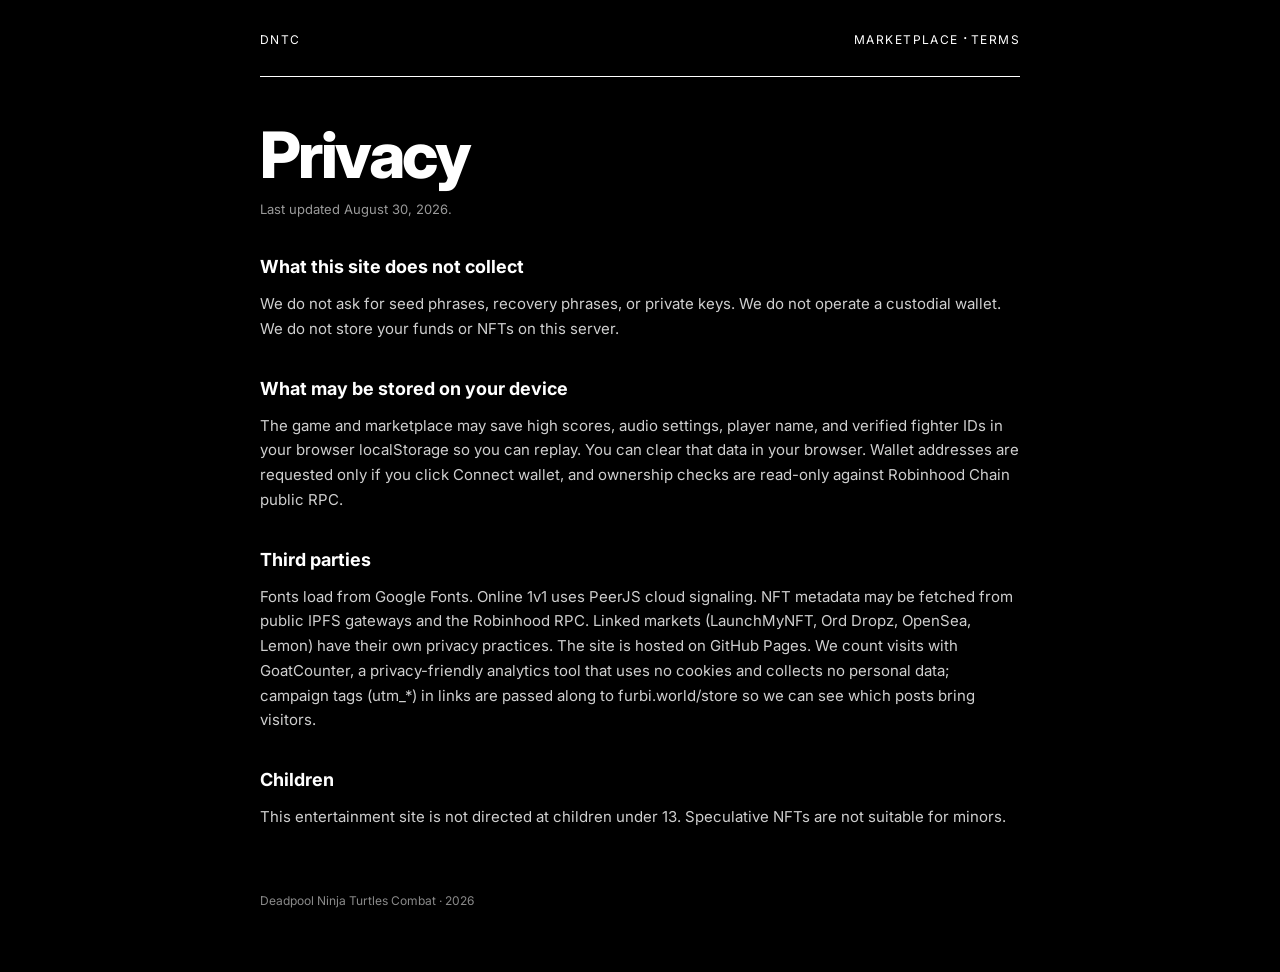
<file: privacy.html>
<!doctype html>
<html lang="en">
  <head>
    <meta charset="UTF-8">
    <meta name="viewport" content="width=device-width, initial-scale=1">
    <meta name="theme-color" content="#000000">
    <meta name="description" content="Privacy notice for Deadpool Ninja Turtles Combat — non-custodial, no seed phrases.">
    <title>Privacy — Deadpool Ninja Turtles Combat</title>
    <link rel="canonical" href="https://deadpoolninjacombat.store/privacy.html">
    <link rel="icon" href="/favicon.svg" type="image/svg+xml">
    <link rel="icon" href="/favicon.ico">
    <link rel="preconnect" href="https://fonts.googleapis.com">
    <link rel="preconnect" href="https://fonts.gstatic.com" crossorigin>
    <link href="https://fonts.googleapis.com/css2?family=Inter:wght@400;600;800&display=swap" rel="stylesheet">
    <style>
      :root { color-scheme: dark; }
      * { box-sizing: border-box; }
      html, body { margin: 0; background: #000; color: #fff; font-family: Inter, sans-serif; }
      header, main, footer { width: min(760px, calc(100% - 40px)); margin: 0 auto; }
      header { padding: 28px 0; border-bottom: 1px solid #fff; display: flex; justify-content: space-between; gap: 16px; align-items: baseline; }
      header a { color: #fff; text-decoration: none; letter-spacing: 0.12em; text-transform: uppercase; font-size: 12px; }
      h1 { font-size: clamp(40px, 8vw, 64px); font-weight: 800; letter-spacing: -0.04em; line-height: 0.95; margin: 48px 0 12px; }
      p.meta { color: #9a9a9a; font-size: 13px; }
      h2 { font-size: 18px; margin: 36px 0 10px; }
      p { color: #cfcfcf; line-height: 1.65; font-size: 15px; }
      footer { padding: 48px 0 64px; color: #8a8a8a; font-size: 12px; }
      footer a { color: #fff; }
    </style>
  </head>
  <body>
    <header>
      <a href="/">DNTC</a>
      <nav><a href="marketplace.html">Marketplace</a> · <a href="terms.html">Terms</a></nav>
    </header>
    <main>
      <h1>Privacy</h1>
      <p class="meta">Last updated August 30, 2026.</p>
      <h2>What this site does not collect</h2>
      <p>We do not ask for seed phrases, recovery phrases, or private keys. We do not operate a custodial wallet. We do not store your funds or NFTs on this server.</p>
      <h2>What may be stored on your device</h2>
      <p>The game and marketplace may save high scores, audio settings, player name, and verified fighter IDs in your browser localStorage so you can replay. You can clear that data in your browser. Wallet addresses are requested only if you click Connect wallet, and ownership checks are read-only against Robinhood Chain public RPC.</p>
      <h2>Third parties</h2>
      <p>Fonts load from Google Fonts. Online 1v1 uses PeerJS cloud signaling. NFT metadata may be fetched from public IPFS gateways and the Robinhood RPC. Linked markets (LaunchMyNFT, Ord Dropz, OpenSea, Lemon) have their own privacy practices. The site is hosted on GitHub Pages. We count visits with GoatCounter, a privacy-friendly analytics tool that uses no cookies and collects no personal data; campaign tags (utm_*) in links are passed along to furbi.world/store so we can see which posts bring visitors.</p>
      <h2>Children</h2>
      <p>This entertainment site is not directed at children under 13. Speculative NFTs are not suitable for minors.</p>
    </main>
    <footer>Deadpool Ninja Turtles Combat · 2026</footer>
    <script src="/track.js?v=20261018" defer></script>
</body>
</html>
</file>
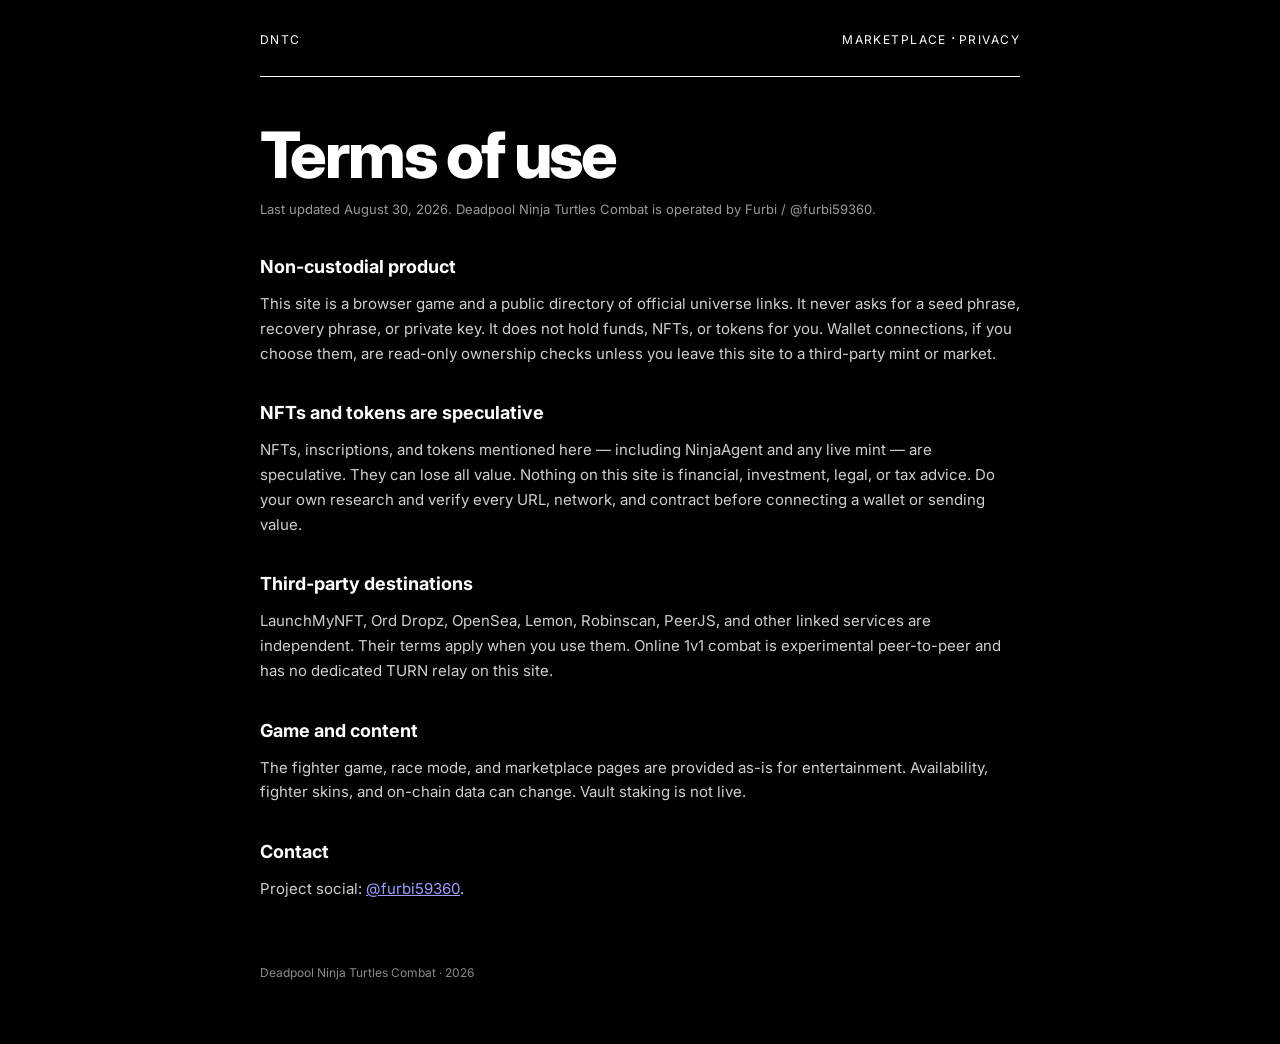
<file: terms.html>
<!doctype html>
<html lang="en">
  <head>
    <meta charset="UTF-8">
    <meta name="viewport" content="width=device-width, initial-scale=1">
    <meta name="theme-color" content="#000000">
    <meta name="description" content="Terms for Deadpool Ninja Turtles Combat — a non-custodial game and marketplace hub.">
    <title>Terms — Deadpool Ninja Turtles Combat</title>
    <link rel="canonical" href="https://deadpoolninjacombat.store/terms.html">
    <link rel="icon" href="/favicon.svg" type="image/svg+xml">
    <link rel="icon" href="/favicon.ico">
    <link rel="preconnect" href="https://fonts.googleapis.com">
    <link rel="preconnect" href="https://fonts.gstatic.com" crossorigin>
    <link href="https://fonts.googleapis.com/css2?family=Inter:wght@400;600;800&display=swap" rel="stylesheet">
    <style>
      :root { color-scheme: dark; }
      * { box-sizing: border-box; }
      html, body { margin: 0; background: #000; color: #fff; font-family: Inter, sans-serif; }
      header, main, footer { width: min(760px, calc(100% - 40px)); margin: 0 auto; }
      header { padding: 28px 0; border-bottom: 1px solid #fff; display: flex; justify-content: space-between; gap: 16px; align-items: baseline; }
      header a { color: #fff; text-decoration: none; letter-spacing: 0.12em; text-transform: uppercase; font-size: 12px; }
      h1 { font-size: clamp(40px, 8vw, 64px); font-weight: 800; letter-spacing: -0.04em; line-height: 0.95; margin: 48px 0 12px; }
      p.meta { color: #9a9a9a; font-size: 13px; }
      h2 { font-size: 18px; margin: 36px 0 10px; }
      p, li { color: #cfcfcf; line-height: 1.65; font-size: 15px; }
      footer { padding: 48px 0 64px; color: #8a8a8a; font-size: 12px; }
      footer a { color: #fff; }
    </style>
  </head>
  <body>
    <header>
      <a href="/">DNTC</a>
      <nav><a href="marketplace.html">Marketplace</a> · <a href="privacy.html">Privacy</a></nav>
    </header>
    <main>
      <h1>Terms of use</h1>
      <p class="meta">Last updated August 30, 2026. Deadpool Ninja Turtles Combat is operated by Furbi / @furbi59360.</p>
      <h2>Non-custodial product</h2>
      <p>This site is a browser game and a public directory of official universe links. It never asks for a seed phrase, recovery phrase, or private key. It does not hold funds, NFTs, or tokens for you. Wallet connections, if you choose them, are read-only ownership checks unless you leave this site to a third-party mint or market.</p>
      <h2>NFTs and tokens are speculative</h2>
      <p>NFTs, inscriptions, and tokens mentioned here — including NinjaAgent and any live mint — are speculative. They can lose all value. Nothing on this site is financial, investment, legal, or tax advice. Do your own research and verify every URL, network, and contract before connecting a wallet or sending value.</p>
      <h2>Third-party destinations</h2>
      <p>LaunchMyNFT, Ord Dropz, OpenSea, Lemon, Robinscan, PeerJS, and other linked services are independent. Their terms apply when you use them. Online 1v1 combat is experimental peer-to-peer and has no dedicated TURN relay on this site.</p>
      <h2>Game and content</h2>
      <p>The fighter game, race mode, and marketplace pages are provided as-is for entertainment. Availability, fighter skins, and on-chain data can change. Vault staking is not live.</p>
      <h2>Contact</h2>
      <p>Project social: <a href="https://x.com/furbi59360">@furbi59360</a>.</p>
    </main>
    <footer>Deadpool Ninja Turtles Combat · 2026</footer>
    <script src="/track.js?v=20261018" defer></script>
</body>
</html>
</file>
<file: games.css>
:root{--ink:#050006;--panel:#0c0810;--lime:#b9ff17;--pink:#ff2a9d;--cyan:#19ddff;--yellow:#ffd529;--muted:#aaa3b0;--line:rgba(255,255,255,.17);font-family:Inter,system-ui,sans-serif;color-scheme:dark}*{box-sizing:border-box}body{margin:0;background:radial-gradient(circle at 80% 5%,rgba(255,42,157,.16),transparent 28%),radial-gradient(circle at 5% 30%,rgba(185,255,23,.08),transparent 24%),var(--ink);color:#fff;min-height:100vh}button,a{font:inherit}.vault-header{position:sticky;z-index:20;top:0;display:grid;grid-template-columns:auto 1fr auto;align-items:center;gap:30px;padding:18px clamp(20px,4vw,64px);border-bottom:1px solid var(--line);background:rgba(5,0,6,.88);backdrop-filter:blur(18px)}.vault-brand{display:flex;align-items:center;gap:12px;color:#fff;text-decoration:none;text-transform:uppercase}.vault-brand i{padding:9px 10px;background:var(--lime);color:#000;font:900 18px/1 Inter;clip-path:polygon(0 0,100% 0,88% 100%,0 100%)}.vault-brand span{font-weight:900;letter-spacing:.08em}.vault-header nav{display:flex;justify-content:center;gap:clamp(12px,3vw,38px)}.vault-header nav a{position:relative;color:#9e98a5;font-size:12px;font-weight:800;letter-spacing:.09em;text-decoration:none;text-transform:uppercase}.vault-header nav a:hover,.vault-header nav a.active{color:#fff}.vault-header nav a.active:after{content:"";position:absolute;left:0;right:0;bottom:-8px;height:2px;background:var(--lime)}#connectSolana,.wallet-state button{padding:11px 15px;border:1px solid var(--lime);background:transparent;color:var(--lime);cursor:pointer;font-size:11px;font-weight:900;letter-spacing:.08em;text-transform:uppercase}.wallet-dot{display:inline-block;width:7px;height:7px;margin-right:7px;border-radius:50%;background:#666}.connected .wallet-dot{background:var(--lime);box-shadow:0 0 9px var(--lime)}main{width:min(1500px,calc(100% - 40px));margin:auto}.vault-hero{min-height:660px;display:grid;grid-template-columns:minmax(320px,.75fr) minmax(500px,1.25fr);align-items:center;gap:clamp(30px,5vw,80px);padding:64px 0 42px}.eyebrow,.section-title span,.wallet-panel>div>span,.dialog-kicker{color:var(--lime);font-size:10px;font-weight:900;letter-spacing:.19em;text-transform:uppercase}.hero-copy h1{margin:12px 0 24px;font-size:clamp(62px,7.7vw,124px);font-weight:900;letter-spacing:-.07em;line-height:.78;text-transform:uppercase}.hero-copy h1 em{color:var(--pink);font-style:normal;text-shadow:0 0 28px rgba(255,42,157,.35)}.hero-copy>p:not(.eyebrow){max-width:570px;color:#c5beca;font-size:17px;line-height:1.65}.hero-actions{display:flex;flex-wrap:wrap;gap:10px;margin:30px 0 18px}.play-button,.buy-button{min-height:50px;display:inline-grid;place-items:center;padding:0 20px;border:1px solid var(--lime);background:var(--lime);color:#000;cursor:pointer;font-size:11px;font-weight:900;letter-spacing:.09em;text-decoration:none;text-transform:uppercase}.buy-button{border-color:var(--pink);background:transparent;color:#fff}.hero-copy ul{display:flex;flex-wrap:wrap;gap:20px;padding:0;list-style:none;color:#827b87;font-size:10px;font-weight:800;text-transform:uppercase}.hero-copy li:before{content:"+";margin-right:7px;color:var(--cyan)}.hero-art{position:relative;min-width:0;filter:drop-shadow(0 28px 50px rgba(0,0,0,.58))}.hero-art:before{content:"";position:absolute;z-index:-1;inset:-12px;border:1px solid rgba(185,255,23,.34);clip-path:polygon(4% 0,100% 0,96% 100%,0 100%)}.hero-art img{display:block;width:100%;aspect-ratio:16/9;object-fit:cover;clip-path:polygon(4% 0,100% 0,96% 100%,0 100%)}.hero-art span{position:absolute;right:2%;bottom:0;padding:12px 18px;background:var(--lime);color:#000;font-size:10px;font-weight:900;letter-spacing:.1em;text-transform:uppercase}.catalog{padding:80px 0}.section-title{display:flex;justify-content:space-between;align-items:end;gap:30px;margin-bottom:28px}.section-title h2,.wallet-panel h2{margin:6px 0 0;font-size:clamp(32px,4vw,58px);letter-spacing:-.045em;line-height:.95;text-transform:uppercase}.section-title>p{max-width:460px;margin:0;color:var(--muted);font-size:12px;line-height:1.6}.game-grid{display:grid;grid-template-columns:repeat(3,1fr);gap:14px}.game-card{display:grid;grid-template-columns:1fr auto;overflow:hidden;border:1px solid var(--line);background:linear-gradient(145deg,rgba(255,255,255,.045),rgba(255,255,255,.01));animation:rise .55s both;animation-delay:var(--delay)}.card-art{position:relative;grid-column:1/-1;display:grid;place-items:center;aspect-ratio:1.85;background:repeating-linear-gradient(135deg,transparent 0 18px,rgba(255,255,255,.025) 19px 20px),radial-gradient(circle,var(--glow),transparent 64%)}.card-art i{font:900 clamp(64px,8vw,120px)/1 Inter;color:var(--accent);filter:drop-shadow(0 0 22px var(--accent));font-style:normal}.card-art span{position:absolute;right:14px;top:12px;color:rgba(255,255,255,.22);font-size:32px;font-weight:900}.green{--accent:var(--lime);--glow:rgba(185,255,23,.2)}.pink{--accent:var(--pink);--glow:rgba(255,42,157,.25)}.cyan{--accent:var(--cyan);--glow:rgba(25,221,255,.2)}.yellow{--accent:var(--yellow);--glow:rgba(255,213,41,.2)}.orange{--accent:#ff8a23;--glow:rgba(255,138,35,.2)}.violet{--accent:#a274ff;--glow:rgba(162,116,255,.2)}.card-copy{padding:20px}.card-copy span{color:var(--accent);font-size:9px;font-weight:900;letter-spacing:.14em;text-transform:uppercase}.card-copy h3{margin:6px 0;font-size:21px;line-height:1}.card-copy p{margin:0;color:#97909b;font-size:11px}.game-card>a,.game-card>button{align-self:end;margin:20px 14px 14px 0;padding:10px;border:1px solid var(--accent);background:transparent;color:var(--accent);cursor:pointer;font-size:9px;font-weight:900;text-decoration:none;text-transform:uppercase}.game-card>a:not(.wide){margin-left:-8px}.game-card>.wide{grid-column:1/-1;margin:0 14px 14px;text-align:center}.game-card button:disabled{border-color:#555;color:#777;cursor:not-allowed}.wallet-panel{display:grid;grid-template-columns:1fr minmax(300px,.55fr);gap:50px;align-items:center;margin:50px 0 100px;padding:clamp(28px,5vw,70px);border:1px solid rgba(185,255,23,.35);background:linear-gradient(110deg,rgba(185,255,23,.08),transparent 38%),var(--panel)}.wallet-panel p{max-width:650px;color:var(--muted);line-height:1.6}.wallet-state{display:grid;gap:10px;padding:22px;border-left:2px solid var(--lime);background:#050506}.wallet-state b{font-size:16px}.wallet-state small{overflow-wrap:anywhere;color:#8d8791;font-size:10px}.legal-rail{margin-bottom:70px;padding:24px;border-top:1px solid var(--line);border-bottom:1px solid var(--line)}.legal-rail strong{color:var(--yellow);text-transform:uppercase}.legal-rail p{color:#9f98a3;font-size:12px;line-height:1.6}.legal-rail a,footer a{color:var(--lime)}dialog{width:min(560px,calc(100% - 28px));padding:32px;border:1px solid var(--pink);background:#09060b;color:#fff;box-shadow:0 0 70px rgba(255,42,157,.27)}dialog::backdrop{background:rgba(0,0,0,.84);backdrop-filter:blur(8px)}.dialog-close{position:absolute;right:12px;top:10px;border:0;background:transparent;color:#fff;cursor:pointer;font-size:28px}.dialog-kicker{color:var(--pink)}dialog h2{margin:9px 0;font-size:42px;text-transform:uppercase}dialog p,dialog small{color:#aca5b0;font-size:12px;line-height:1.6}dialog dl{display:grid;gap:9px;margin:22px 0}dialog dl div{display:flex;justify-content:space-between;border-bottom:1px solid var(--line);padding-bottom:8px}dialog dt{color:#8b8490}dialog dd{margin:0;font-weight:900}.dialog-action{width:100%;padding:15px;border:1px solid var(--lime);background:var(--lime);color:#000;cursor:pointer;font-weight:900;text-transform:uppercase}dialog>small{display:block;margin-top:12px}footer{display:flex;justify-content:space-between;gap:20px;padding:24px clamp(20px,4vw,64px);border-top:1px solid var(--line);color:#716a74;font-size:10px;text-transform:uppercase}@keyframes rise{from{opacity:0;transform:translateY(16px)}}@media(max-width:900px){.vault-header{grid-template-columns:auto auto}.vault-header nav{grid-column:1/-1;grid-row:2;justify-content:flex-start;overflow-x:auto}.vault-hero{grid-template-columns:1fr;min-height:0;padding-top:50px}.hero-art{order:-1}.game-grid{grid-template-columns:repeat(2,1fr)}.wallet-panel{grid-template-columns:1fr}}@media(max-width:580px){main{width:min(100% - 24px,1500px)}.vault-header{padding:12px}.vault-brand span{display:none}#connectSolana{max-width:160px;overflow:hidden}.vault-header nav{gap:20px}.vault-hero{padding-top:28px}.hero-copy h1{font-size:54px}.hero-actions>*{width:100%}.section-title{display:block}.section-title>p{margin-top:16px}.game-grid{grid-template-columns:1fr}.wallet-panel{margin-bottom:50px;padding:24px}.legal-rail{padding:18px 4px}footer{display:grid;text-align:center}}
body{overflow-x:hidden}
</file>
<file: marketplace.css>
:root {
  --ink: #000000;
  --surface: #0a0a0a;
  --surface-2: #111111;
  --lemon: #ffffff;
  --lemon-soft: #d0d0d0;
  --cyan: #ffffff;
  --magenta: #ffffff;
  --white: #ffffff;
  --muted: #a3a3a3;
  --line: rgba(255, 255, 255, 0.22);
  --font-display: Inter, ui-sans-serif, system-ui, -apple-system, BlinkMacSystemFont, "Segoe UI", sans-serif;
  --font-body: Inter, ui-sans-serif, system-ui, -apple-system, BlinkMacSystemFont, "Segoe UI", sans-serif;
  color-scheme: dark;
  font-family: var(--font-body);
  color: var(--white);
  background: var(--ink);
}

* { box-sizing: border-box; }
html { min-width: 320px; scroll-behavior: smooth; background: var(--ink); }
body { min-height: 100vh; margin: 0; overflow-x: hidden; background: var(--ink); }
img { display: block; max-width: 100%; }
a, button { font: inherit; }
a { color: inherit; }
button { color: inherit; }

:focus-visible {
  outline: 2px solid var(--cyan);
  outline-offset: 4px;
}

.skip-link {
  position: fixed;
  z-index: 100;
  top: 8px;
  left: 8px;
  padding: 10px 14px;
  background: #fff;
  color: #000;
  transform: translateY(-160%);
}

.skip-link:focus { transform: translateY(0); }

.market-header {
  position: sticky;
  z-index: 20;
  top: 0;
  min-height: 82px;
  display: grid;
  grid-template-columns: auto 1fr auto;
  align-items: center;
  gap: 28px;
  padding: 14px clamp(18px, 4vw, 64px);
  border-bottom: 1px solid var(--line);
  background: rgba(0, 0, 0, 0.96);
  backdrop-filter: blur(18px);
}

.market-brand {
  display: flex;
  align-items: baseline;
  gap: 12px;
  color: var(--lemon);
  text-decoration: none;
  text-transform: uppercase;
  letter-spacing: 0.18em;
  font: 800 11px/1 var(--font-body);
}

.brand-code {
  padding: 8px 12px 6px;
  border: 2px solid var(--lemon);
  font: 800 26px/1 var(--font-display);
  letter-spacing: -0.03em;
  transform: none;
}

.market-header nav {
  display: flex;
  justify-content: center;
  gap: clamp(16px, 3vw, 46px);
}

.market-header nav a,
.header-social {
  color: var(--muted);
  text-decoration: none;
  text-transform: uppercase;
  font: 800 11px/1 var(--font-body);
  letter-spacing: 0.14em;
}

.market-header nav a:hover,
.header-social:hover { color: var(--lemon); }

.header-social {
  padding: 12px 14px;
  border: 1px solid var(--line);
  color: var(--lemon);
}

main { width: min(1680px, 100%); margin: 0 auto; }

.market-hero {
  min-height: 650px;
  display: grid;
  grid-template-columns: minmax(420px, 0.9fr) minmax(560px, 1.1fr);
  align-items: center;
  gap: clamp(30px, 5vw, 84px);
  padding: clamp(60px, 7vw, 118px) clamp(22px, 5vw, 82px) 58px;
  border-bottom: 1px solid var(--line);
  position: relative;
}

.market-hero::before,
.market-hero::after {
  content: "";
  position: absolute;
  pointer-events: none;
}

.market-hero::before {
  inset: 28px;
  border: 1px solid rgba(239, 255, 0, 0.08);
}

.market-hero::after {
  width: 130px;
  height: 9px;
  left: clamp(22px, 5vw, 82px);
  bottom: -5px;
  background: var(--lemon);
}

.hero-copy { position: relative; z-index: 2; }

.eyebrow {
  display: flex;
  align-items: center;
  gap: 10px;
  margin: 0 0 20px;
  color: var(--lemon);
  text-transform: uppercase;
  letter-spacing: 0.18em;
  font: 850 11px/1.3 var(--font-body);
}

.eyebrow span { width: 48px; height: 3px; background: var(--lemon); }

.hero-copy h1,
.section-intro h2,
.token-heading h2,
.verified-links h2 {
  margin: 0;
  font-family: var(--font-display);
  font-style: normal;
  font-weight: 950;
  text-transform: uppercase;
  letter-spacing: -0.045em;
}

.hero-copy h1 { font-size: clamp(62px, 7.2vw, 126px); line-height: 0.78; }
.hero-copy h1 em { color: var(--lemon); font-style: inherit; }

.hero-summary {
  max-width: 650px;
  margin: 30px 0 0;
  color: var(--muted);
  font-size: clamp(15px, 1.2vw, 19px);
  line-height: 1.65;
}

.hero-actions { display: flex; flex-wrap: wrap; gap: 14px; margin-top: 34px; }
.action {
  min-width: 210px;
  display: flex;
  justify-content: space-between;
  align-items: center;
  gap: 20px;
  padding: 17px 20px;
  border: 1px solid var(--lemon);
  text-decoration: none;
  text-transform: uppercase;
  font: 800 16px/1 var(--font-display);
  letter-spacing: 0.06em;
  clip-path: polygon(10px 0, 100% 0, 100% calc(100% - 10px), calc(100% - 10px) 100%, 0 100%, 0 10px);
}
.action span { font-size: 22px; }
.action-primary { background: var(--lemon); color: var(--ink); }
.action-secondary { background: transparent; color: var(--lemon); }
.action:hover { box-shadow: 8px 8px 0 rgba(33, 230, 255, 0.2); transform: translate(-2px, -2px); }

.custody-note {
  max-width: 700px;
  margin: 24px 0 0;
  padding-left: 14px;
  border-left: 3px solid var(--cyan);
  color: var(--muted);
  font-size: 12px;
  line-height: 1.5;
}
.custody-note strong { color: var(--white); }

.hero-art {
  min-height: 480px;
  display: flex;
  align-items: flex-end;
  justify-content: center;
  position: relative;
  isolation: isolate;
}

.hero-art::before {
  content: "";
  position: absolute;
  z-index: -2;
  inset: 12% 2% 0;
  border: 1px solid var(--line);
  background: var(--surface);
  clip-path: polygon(8% 0, 100% 0, 100% 86%, 92% 100%, 0 100%, 0 10%);
}

.hero-fighter {
  width: 32%;
  margin: 0 -2%;
  border: 1px solid rgba(239, 255, 0, 0.3);
  background: var(--ink);
  position: relative;
  box-shadow: 0 22px 70px rgba(0, 0, 0, 0.62);
}

.hero-fighter img { width: 100%; height: 390px; object-fit: cover; object-position: center top; filter: saturate(1.12) contrast(1.05); }
.hero-fighter span {
  display: block;
  padding: 11px 8px;
  background: var(--lemon);
  color: var(--ink);
  text-align: center;
  text-transform: uppercase;
  font: 900 10px/1 var(--font-body);
  letter-spacing: 0.14em;
}
.hero-fighter-left { transform: rotate(-5deg) translateY(14px); }
.hero-fighter-center { z-index: 3; width: 38%; transform: translateY(-18px); }
.hero-fighter-right { transform: rotate(5deg) translateY(14px); }
.hero-sigil {
  position: absolute;
  z-index: -1;
  top: 3%;
  right: -1%;
  color: rgba(239, 255, 0, 0.07);
  font: 800 clamp(90px, 12vw, 190px)/1 var(--font-display);
}

.chain-strip {
  display: grid;
  grid-template-columns: repeat(5, 1fr);
  align-items: stretch;
  margin: 0 clamp(22px, 5vw, 82px);
  border: 1px solid var(--line);
  background: var(--surface);
}
.chain-strip div { padding: 24px 22px; border-right: 1px solid rgba(239, 255, 0, 0.18); }
.chain-strip small, .contract-facts dt, .market-snapshot small {
  display: block;
  margin-bottom: 7px;
  color: var(--muted);
  text-transform: uppercase;
  letter-spacing: 0.14em;
  font-size: 9px;
}
.chain-strip strong { font: 800 clamp(19px, 2vw, 32px)/1 var(--font-display); text-transform: uppercase; }
.chain-strip div:nth-child(2) strong,
.chain-strip div:nth-child(3) strong,
.chain-strip div:nth-child(4) strong { color: var(--lemon); }
.chain-strip p { grid-column: 1 / -1; margin: 0; padding: 8px 16px; background: var(--lemon); color: var(--ink); text-align: center; font-size: 10px; font-weight: 800; letter-spacing: 0.05em; }

.collection-section,
.token-section,
.verified-links { padding: clamp(82px, 9vw, 148px) clamp(22px, 5vw, 82px); }

.section-intro,
.token-heading {
  display: flex;
  align-items: flex-end;
  justify-content: space-between;
  gap: 32px;
  margin-bottom: 36px;
}
.section-intro h2,
.token-heading h2,
.verified-links h2 { font-size: clamp(45px, 6vw, 92px); line-height: 0.85; }
.section-intro > p { max-width: 600px; margin: 0; color: var(--muted); line-height: 1.65; }

.filter-bar { display: flex; flex-wrap: wrap; gap: 8px; margin-bottom: 24px; }
.filter-bar button {
  padding: 11px 16px;
  border: 1px solid rgba(239, 255, 0, 0.28);
  background: transparent;
  color: var(--muted);
  cursor: pointer;
  text-transform: uppercase;
  letter-spacing: 0.12em;
  font-size: 10px;
  font-weight: 850;
}
.filter-bar button:hover,
.filter-bar button.is-active { background: var(--lemon); border-color: var(--lemon); color: var(--ink); }

.showcase-grid { display: grid; grid-template-columns: repeat(4, minmax(0, 1fr)); gap: 18px; }
.collectible-card { border: 1px solid rgba(239, 255, 0, 0.24); background: var(--surface); transition: 170ms ease; }
.collectible-card[hidden] { display: none; }
.collectible-card:hover { border-color: var(--lemon); transform: translateY(-5px); box-shadow: 7px 7px 0 rgba(239, 255, 0, 0.12); }
.card-image { height: clamp(240px, 23vw, 390px); position: relative; overflow: hidden; border-bottom: 1px solid var(--line); }
.card-image img { width: 100%; height: 100%; object-fit: cover; object-position: center top; transition: transform 280ms ease; }
.collectible-card:hover .card-image img { transform: scale(1.035); }
.card-image span { position: absolute; top: 12px; right: 12px; padding: 7px 8px; background: var(--lemon); color: var(--ink); font: 900 12px/1 var(--font-body); }
.collectible-card > div:last-child { padding: 18px; }
.collectible-card small { color: var(--lemon); text-transform: uppercase; letter-spacing: 0.12em; font-size: 9px; }
.collectible-card h3 { margin: 8px 0 9px; font: 800 27px/1 var(--font-display); text-transform: uppercase; }
.collectible-card p { margin: 0; color: var(--muted); font-size: 12px; line-height: 1.5; }

.collection-cta {
  margin-top: 20px;
  display: flex;
  justify-content: space-between;
  align-items: center;
  padding: 22px 26px;
  border: 1px solid var(--lemon);
  color: var(--lemon);
  text-decoration: none;
}
.collection-cta small, .collection-cta strong { display: block; text-transform: uppercase; }
.collection-cta small { color: var(--muted); font-size: 9px; letter-spacing: 0.16em; }
.collection-cta strong { margin-top: 5px; font: 800 22px/1 var(--font-display); letter-spacing: 0.04em; }
.collection-cta b { font-size: 34px; }
.collection-cta:hover { background: var(--lemon); color: var(--ink); }
.collection-cta:hover small { color: var(--ink); }

.token-section { border-top: 1px solid var(--line); border-bottom: 1px solid var(--line); background: var(--surface); }
.risk-stamp { min-width: 230px; padding: 14px 18px; border: 1px solid var(--magenta); color: var(--magenta); text-align: right; text-transform: uppercase; }
.risk-stamp small, .risk-stamp span { display: block; letter-spacing: 0.1em; font-size: 9px; }
.risk-stamp strong { display: block; margin: 5px 0; color: var(--white); font: 900 28px/1 var(--font-display); }
.token-layout { display: grid; grid-template-columns: minmax(360px, 0.78fr) minmax(520px, 1.22fr); gap: 22px; align-items: start; }
.contract-panel { position: sticky; top: 104px; padding: 24px; border: 1px solid var(--line); background: var(--ink); }
.panel-heading { display: flex; justify-content: space-between; gap: 20px; padding-bottom: 15px; border-bottom: 1px solid rgba(239, 255, 0, 0.2); text-transform: uppercase; letter-spacing: 0.13em; font-size: 10px; }
.panel-heading strong { color: var(--cyan); }
.contract-address { margin: 24px 0 12px; overflow-wrap: anywhere; color: var(--lemon); font: 800 clamp(15px, 1.45vw, 22px)/1.5 ui-monospace, SFMono-Regular, Menlo, monospace; }
.copy-button { width: 100%; padding: 12px; border: 1px solid var(--lemon); background: transparent; color: var(--lemon); cursor: pointer; text-transform: uppercase; font-weight: 900; letter-spacing: 0.1em; font-size: 10px; }
.copy-button:hover { background: var(--lemon); color: var(--ink); }
.contract-facts { margin: 22px 0 0; }
.contract-facts div { display: grid; grid-template-columns: 0.65fr 1.35fr; gap: 16px; padding: 12px 0; border-top: 1px solid rgba(239, 255, 0, 0.12); }
.contract-facts dt { margin: 0; }
.contract-facts dd { margin: 0; text-align: right; color: var(--white); font-size: 12px; font-weight: 750; }
.panel-actions { display: grid; grid-template-columns: 1fr 1fr; gap: 8px; margin-top: 20px; }
.panel-actions a { padding: 13px 10px; border: 1px solid rgba(239, 255, 0, 0.4); color: var(--lemon); text-align: center; text-decoration: none; text-transform: uppercase; font-size: 9px; font-weight: 850; letter-spacing: 0.08em; }
.panel-actions a:hover { background: var(--lemon); color: var(--ink); }

.analysis-stack { display: grid; gap: 10px; }
.analysis-card { display: grid; grid-template-columns: 0.55fr 1.45fr; gap: 24px; padding: 24px; border: 1px solid rgba(239, 255, 0, 0.2); background: var(--ink); }
.analysis-card > div { display: flex; align-items: flex-start; gap: 12px; }
.analysis-card > div > span { padding: 6px; border: 1px solid currentColor; color: var(--lemon); font: 900 10px/1 var(--font-body); }
.analysis-card h3 { margin: 0; font: 800 24px/1 var(--font-display); text-transform: uppercase; }
.analysis-card p { margin: 0; color: var(--muted); font-size: 13px; line-height: 1.65; }
.analysis-card.positive { border-left: 4px solid var(--lemon); }
.analysis-card.warning { border-left: 4px solid var(--magenta); }
.analysis-card.warning > div > span { color: var(--magenta); }
.analysis-card.neutral { border-left: 4px solid var(--cyan); }
.analysis-card.neutral > div > span { color: var(--cyan); }

.market-snapshot { display: grid; grid-template-columns: repeat(5, 1fr); margin-top: 22px; border: 1px solid rgba(239, 255, 0, 0.3); background: var(--ink); }
.market-snapshot div { padding: 17px; border-right: 1px solid rgba(239, 255, 0, 0.15); }
.market-snapshot strong { color: var(--lemon); font: 900 22px/1 var(--font-display); }
.market-snapshot p { grid-column: 1 / -1; margin: 0; padding: 9px 13px; color: var(--muted); border-top: 1px solid rgba(239, 255, 0, 0.15); text-align: center; font-size: 10px; }

.verified-links { display: grid; grid-template-columns: minmax(300px, 0.75fr) minmax(500px, 1.25fr); gap: clamp(36px, 6vw, 100px); }
.verified-links > div:first-child > p:last-child { max-width: 600px; color: var(--muted); line-height: 1.65; }

.universe-grid { grid-template-columns: repeat(3, minmax(0, 1fr)); }
.universe-grid strong { font-size: clamp(18px, 1.7vw, 28px); }
.universe-grid a { min-height: 132px; }
@media (max-width: 980px) {
  .universe-grid { grid-template-columns: 1fr 1fr; }
}
.link-grid { display: grid; grid-template-columns: 1fr 1fr; gap: 12px; }
.link-grid a { min-height: 150px; display: flex; flex-direction: column; justify-content: space-between; padding: 22px; border: 1px solid rgba(239, 255, 0, 0.25); background: var(--surface); text-decoration: none; }
.link-grid small { color: var(--muted); text-transform: uppercase; letter-spacing: 0.13em; font-size: 9px; }
.link-grid strong { color: var(--lemon); font: 800 clamp(25px, 2.8vw, 43px)/1 var(--font-display); text-transform: uppercase; }
.link-grid span { color: var(--cyan); font-size: 11px; }
.link-grid a:hover { border-color: var(--lemon); transform: translateY(-3px); }

.market-footer {
  display: grid;
  grid-template-columns: auto 1fr auto;
  align-items: center;
  gap: 30px;
  padding: 28px clamp(22px, 5vw, 82px);
  border-top: 7px solid var(--lemon);
  background: var(--ink);
  color: var(--muted);
  font-size: 10px;
}
.market-footer a { color: var(--lemon); text-decoration: none; text-transform: uppercase; font-weight: 900; letter-spacing: 0.1em; }
.market-footer p { margin: 0; line-height: 1.5; text-align: center; }
.market-footer strong { color: var(--white); }
.market-footer span { text-transform: uppercase; letter-spacing: 0.1em; }

.toast {
  position: fixed;
  z-index: 50;
  right: 22px;
  bottom: 22px;
  padding: 13px 17px;
  border: 1px solid var(--lemon);
  background: var(--lemon);
  color: var(--ink);
  font-weight: 900;
  font-size: 12px;
  transform: translateY(130px);
  opacity: 0;
  transition: 180ms ease;
}
.toast.is-visible { transform: translateY(0); opacity: 1; }

.fighter-access, .vault-section {
  display: grid;
  grid-template-columns: minmax(0, 1fr) minmax(360px, .9fr);
  gap: clamp(30px, 5vw, 86px);
  padding: clamp(76px, 10vw, 150px) clamp(22px, 6vw, 112px);
  border-top: 1px solid rgba(239,255,0,.2);
  background: linear-gradient(120deg, #070b03, #101507 54%, #030500);
}
.fighter-access h2, .vault-section h2 { max-width: 720px; margin: 12px 0 18px; font-size: clamp(43px, 5.4vw, 86px); text-transform: uppercase; line-height: .87; letter-spacing: -.06em; }
.fighter-access p, .vault-section > div > p { max-width: 690px; color: #bdc8b7; line-height: 1.65; }
.access-facts { display: grid; gap: 11px; margin: 30px 0; }
.access-facts div { display: grid; grid-template-columns: 115px minmax(0,1fr); gap: 10px; padding-bottom: 10px; border-bottom: 1px solid rgba(255,255,255,.12); }
.access-facts dt { color: var(--lemon); font-size: 10px; font-weight: 900; letter-spacing: .12em; text-transform: uppercase; }
.access-facts dd { margin: 0; overflow-wrap: anywhere; font-size: 12px; }
.text-link { color: var(--lemon); font-size: 12px; font-weight: 900; text-transform: uppercase; text-decoration: none; }
.access-console { align-self: center; padding: 22px; border: 1px solid var(--lemon); background: repeating-linear-gradient(0deg, rgba(239,255,0,.035) 0 1px, transparent 1px 5px), #050805; box-shadow: 0 0 52px rgba(239,255,0,.1); }
.console-topline { display:flex; justify-content: space-between; gap: 16px; padding-bottom: 16px; border-bottom: 1px solid rgba(239,255,0,.38); color: var(--lemon); font-size: 10px; font-weight: 900; letter-spacing: .12em; text-transform: uppercase; }
.console-topline strong { color: #9ba995; text-align: right; }
.wallet-address { min-height: 25px; margin: 17px 0; color: #fff; font-family: ui-monospace, SFMono-Regular, Menlo, monospace; font-size: 12px; overflow-wrap: anywhere; }
.vault-action, .token-verify button { border: 0; padding: 14px 16px; background: var(--lemon); color: #060800; font: inherit; font-size: 12px; font-weight: 950; letter-spacing: .05em; text-transform: uppercase; cursor: pointer; }
.vault-action:hover, .token-verify button:hover { background: #fff; }
.token-verify { margin-top: 20px; }
.token-verify label { display: block; margin-bottom: 8px; color: #b8c4b1; font-size: 10px; font-weight: 900; letter-spacing: .1em; text-transform: uppercase; }
.token-verify > div { display: grid; grid-template-columns: 1fr auto; }
.token-verify input { min-width: 0; border: 1px solid rgba(239,255,0,.55); border-right: 0; background: #030503; color: #fff; padding: 13px; font: inherit; }
.token-verify p, .wallet-message { color: #aeb7a9; font-size: 11px; line-height: 1.5; }
.wallet-message { min-height: 34px; margin: 18px 0 0; }
.wallet-inventory { margin-top: 20px; border-top: 1px solid rgba(239,255,0,.35); padding-top: 14px; }
.inventory-heading { display:flex; justify-content:space-between; gap:12px; color:#c3cdc0; font-size:10px; font-weight:900; letter-spacing:.08em; text-transform:uppercase; }
.inventory-heading strong { color:var(--lemon); }
.inventory-grid { display:grid; grid-template-columns:repeat(4,1fr); gap:8px; max-height:360px; margin-top:12px; overflow:auto; padding-right:3px; }
.inventory-card { min-width:0; border:1px solid rgba(239,255,0,.25); padding:0; background:#11160d; color:#fff; cursor:pointer; text-align:left; }
.inventory-card:hover, .inventory-card.is-picked { border-color:var(--lemon); box-shadow:0 0 18px rgba(239,255,0,.2); }
.inventory-card img { display:block; width:100%; aspect-ratio:1; object-fit:cover; background:#050805; }
.inventory-card span { display:block; padding:7px; color:var(--lemon); font-size:10px; font-weight:950; }
.fighter-unlocked { display: grid; grid-template-columns: 96px 1fr; gap: 15px; margin-top: 21px; padding: 12px; border: 1px solid #38ff4f; background: rgba(56,255,79,.08); }
.fighter-unlocked img { width: 96px; height: 112px; object-fit: cover; background: #101510; }
.fighter-unlocked small { color: #38ff4f; font-size: 9px; font-weight: 900; text-transform: uppercase; }
.fighter-unlocked strong { display: block; margin-top: 5px; font-size: 20px; }
.fighter-unlocked p { margin: 5px 0 9px; color: #c1cabd; font-size: 11px; }
.fighter-unlocked a { color: var(--lemon); font-size: 11px; font-weight: 900; text-decoration: none; text-transform: uppercase; }
.vault-section { grid-template-columns: 1fr; background: #090c06; }
.vault-section h2 em { color: var(--lemon); font-style: normal; }
.vault-grid { display: grid; grid-template-columns: repeat(3, 1fr); gap: 1px; border: 1px solid rgba(239,255,0,.33); background: rgba(239,255,0,.33); }
.vault-grid article { min-height: 150px; padding: 22px; background: #090c06; }
.vault-grid small { display: block; color: #bac6b4; font-size: 9px; font-weight: 900; letter-spacing: .12em; text-transform: uppercase; }
.vault-grid strong { display:block; margin: 13px 0 8px; color: var(--lemon); font-size: 23px; text-transform: uppercase; }
.vault-grid span { color: #cbd3c7; font-size: 11px; line-height: 1.4; }
.vault-warning { max-width: 860px; margin: 26px 0 0; color: #ffdc70; font-size: 12px; line-height: 1.6; }
.lemon-terminal-shell { min-width:0; border:1px solid rgba(239,255,0,.35); background:#050805; overflow:hidden; }
.lemon-terminal-shell .panel-heading { padding:14px 16px; }
.lemon-terminal-shell iframe { display:block; width:100%; height:780px; border:0; background:#050805; }
.terminal-notice { margin:22px 0 0; color:#bfc8ba; font-size:11px; line-height:1.6; }
.terminal-notice strong { color:var(--lemon); }

@media (max-width: 1120px) {
  .market-header { grid-template-columns: auto 1fr auto; }
  .market-header nav { display: flex; flex-wrap: wrap; justify-content: flex-start; gap: 8px; }
  .header-social { justify-self: end; }
  .market-hero { grid-template-columns: 1fr; }
  .hero-art { min-height: 430px; }
  .hero-fighter img { height: 340px; }
  .chain-strip { grid-template-columns: repeat(3, 1fr); }
  .showcase-grid { grid-template-columns: repeat(3, 1fr); }
  .token-layout { grid-template-columns: 1fr; }
  .contract-panel { position: static; }
  .verified-links { grid-template-columns: 1fr; }
  .fighter-access { grid-template-columns: 1fr; }
}

@media (max-width: 760px) {
  .market-header { min-height: 66px; padding: 10px 14px; gap: 10px; }
  .brand-code { font-size: 19px; padding: 7px 8px 5px; }
  .market-brand > span:last-child { display: none; }
  .header-social { padding: 10px; font-size: 8px; }
  .market-hero { min-height: 0; grid-template-columns: minmax(0, 1fr); padding: 74px 18px 44px; }
  .market-hero::before { inset: 12px; }
  .hero-copy h1 { font-size: clamp(56px, 18vw, 84px); line-height: 0.82; }
  .hero-actions { display: grid; }
  .action { width: 100%; }
  .hero-art { min-height: 310px; }
  .hero-fighter { width: 36%; margin: 0 -5%; }
  .hero-fighter-center { width: 43%; }
  .hero-fighter img { height: 250px; }
  .hero-fighter span { font-size: 7px; }
  .chain-strip { margin: 0 18px; grid-template-columns: repeat(2, 1fr); }
  .chain-strip div { padding: 17px 14px; }
  .chain-strip div:nth-child(5) { grid-column: 1 / -1; }
  .collection-section, .token-section, .verified-links, .fighter-access, .vault-section { padding: 74px 18px; }
  .vault-grid { grid-template-columns: 1fr; }
  .inventory-grid { grid-template-columns:repeat(3,1fr); }
  .lemon-terminal-shell iframe { height:680px; }
  .section-intro, .token-heading { display: block; }
  .section-intro > p { margin-top: 24px; }
  .risk-stamp { margin-top: 26px; text-align: left; }
  .showcase-grid { grid-template-columns: 1fr 1fr; gap: 10px; }
  .card-image { height: 230px; }
  .collectible-card > div:last-child { padding: 14px; }
  .collectible-card h3 { font-size: 21px; }
  .collectible-card p { font-size: 10px; }
  .panel-actions { grid-template-columns: 1fr; }
  .analysis-card { grid-template-columns: 1fr; gap: 14px; }
  .market-snapshot { grid-template-columns: 1fr 1fr; }
  .market-snapshot div:nth-child(5) { grid-column: 1 / -1; }
  .link-grid { grid-template-columns: 1fr; }
  .market-footer { grid-template-columns: 1fr; text-align: center; }
}

@media (max-width: 430px) {
  .showcase-grid { grid-template-columns: 1fr; }
  .card-image { height: 330px; }
  .chain-strip { grid-template-columns: 1fr; }
  .chain-strip div:nth-child(5) { grid-column: auto; }
  .market-snapshot { grid-template-columns: 1fr; }
  .market-snapshot div:nth-child(5) { grid-column: auto; }
}

@media (prefers-reduced-motion: reduce) {
  html { scroll-behavior: auto; }
  *, *::before, *::after { transition-duration: 0.01ms !important; animation-duration: 0.01ms !important; }
}


@media (max-width: 900px) {
  .market-header {
    grid-template-columns: 1fr auto;
    gap: 10px;
  }
  .market-header nav {
    display: flex;
    grid-column: 1 / -1;
    flex-wrap: wrap;
    justify-content: flex-start;
    gap: 8px;
  }
  .market-header nav a {
    padding: 8px 12px;
    border: 1px solid #fff;
    color: #fff;
  }
}

/* Combat SpaceX pass: never hide marketplace nav on mobile. */
.market-header nav { display: flex !important; flex-wrap: wrap; }
</file>
